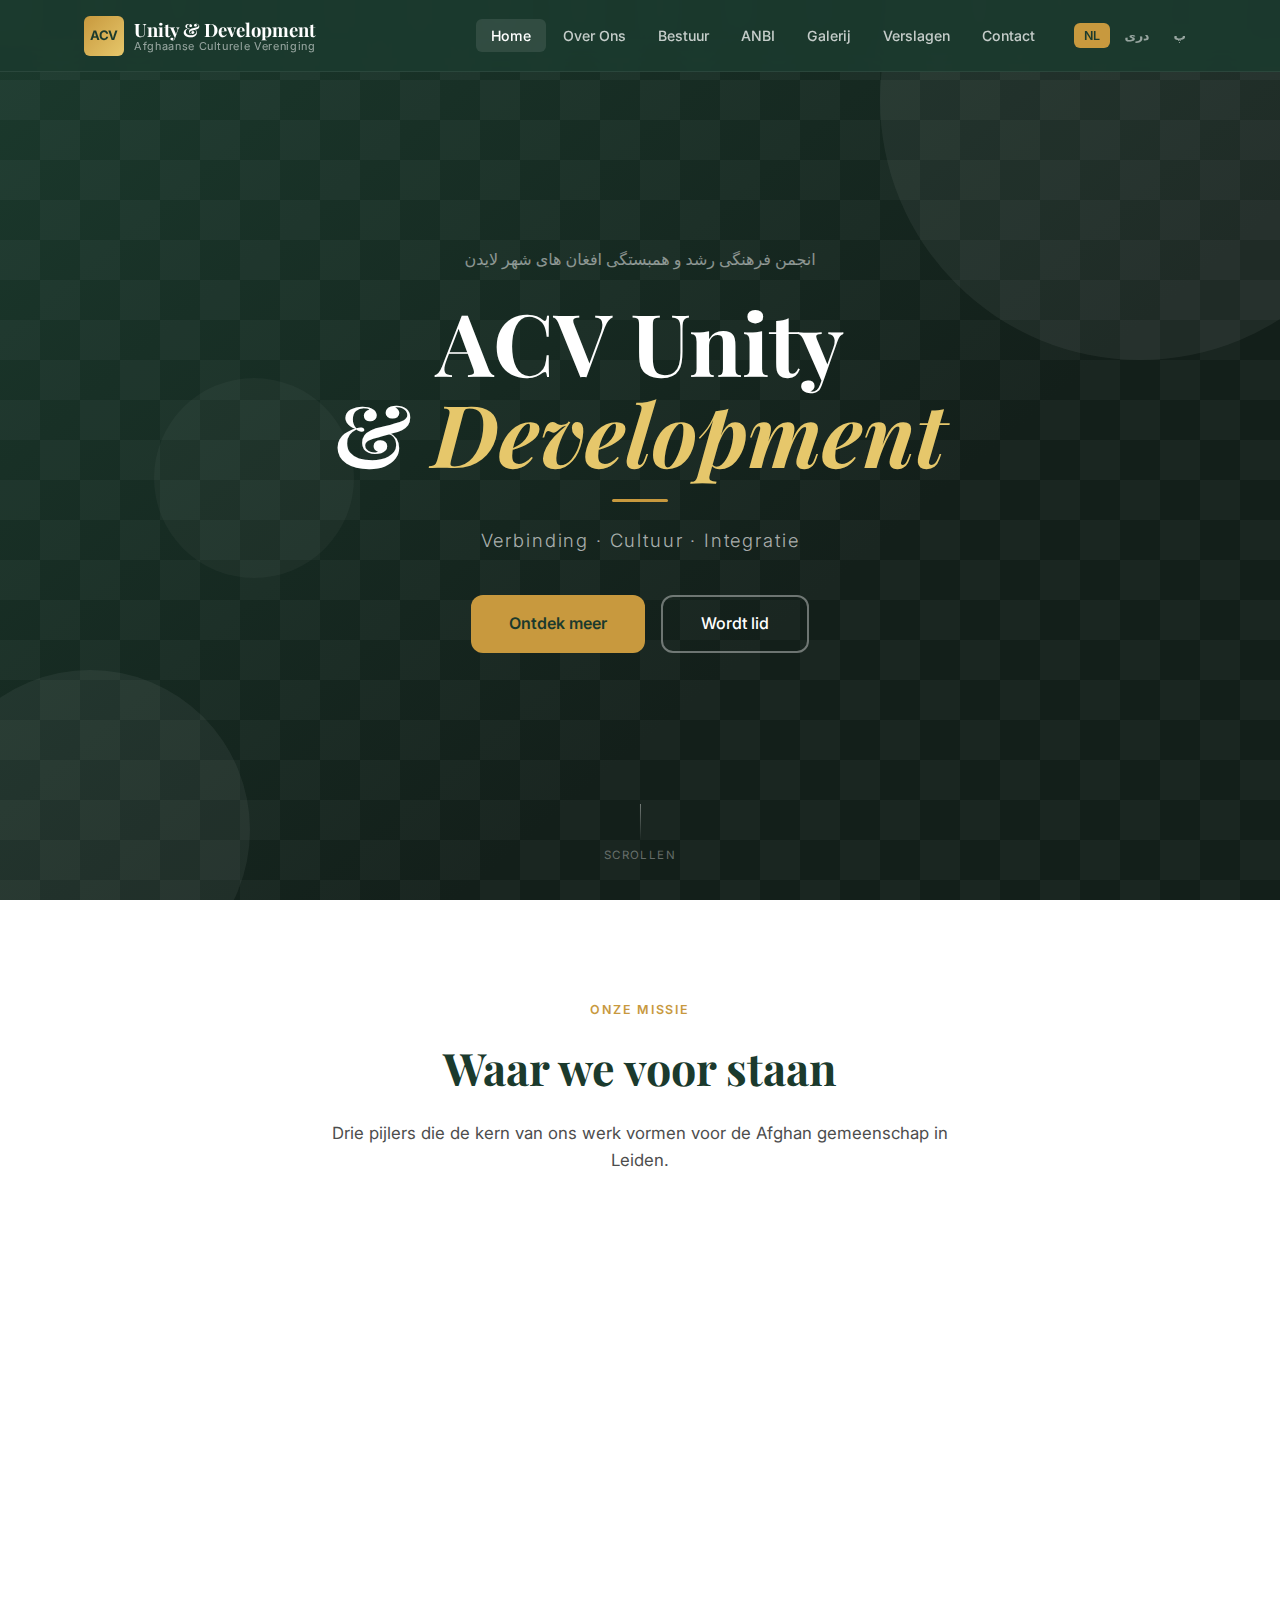
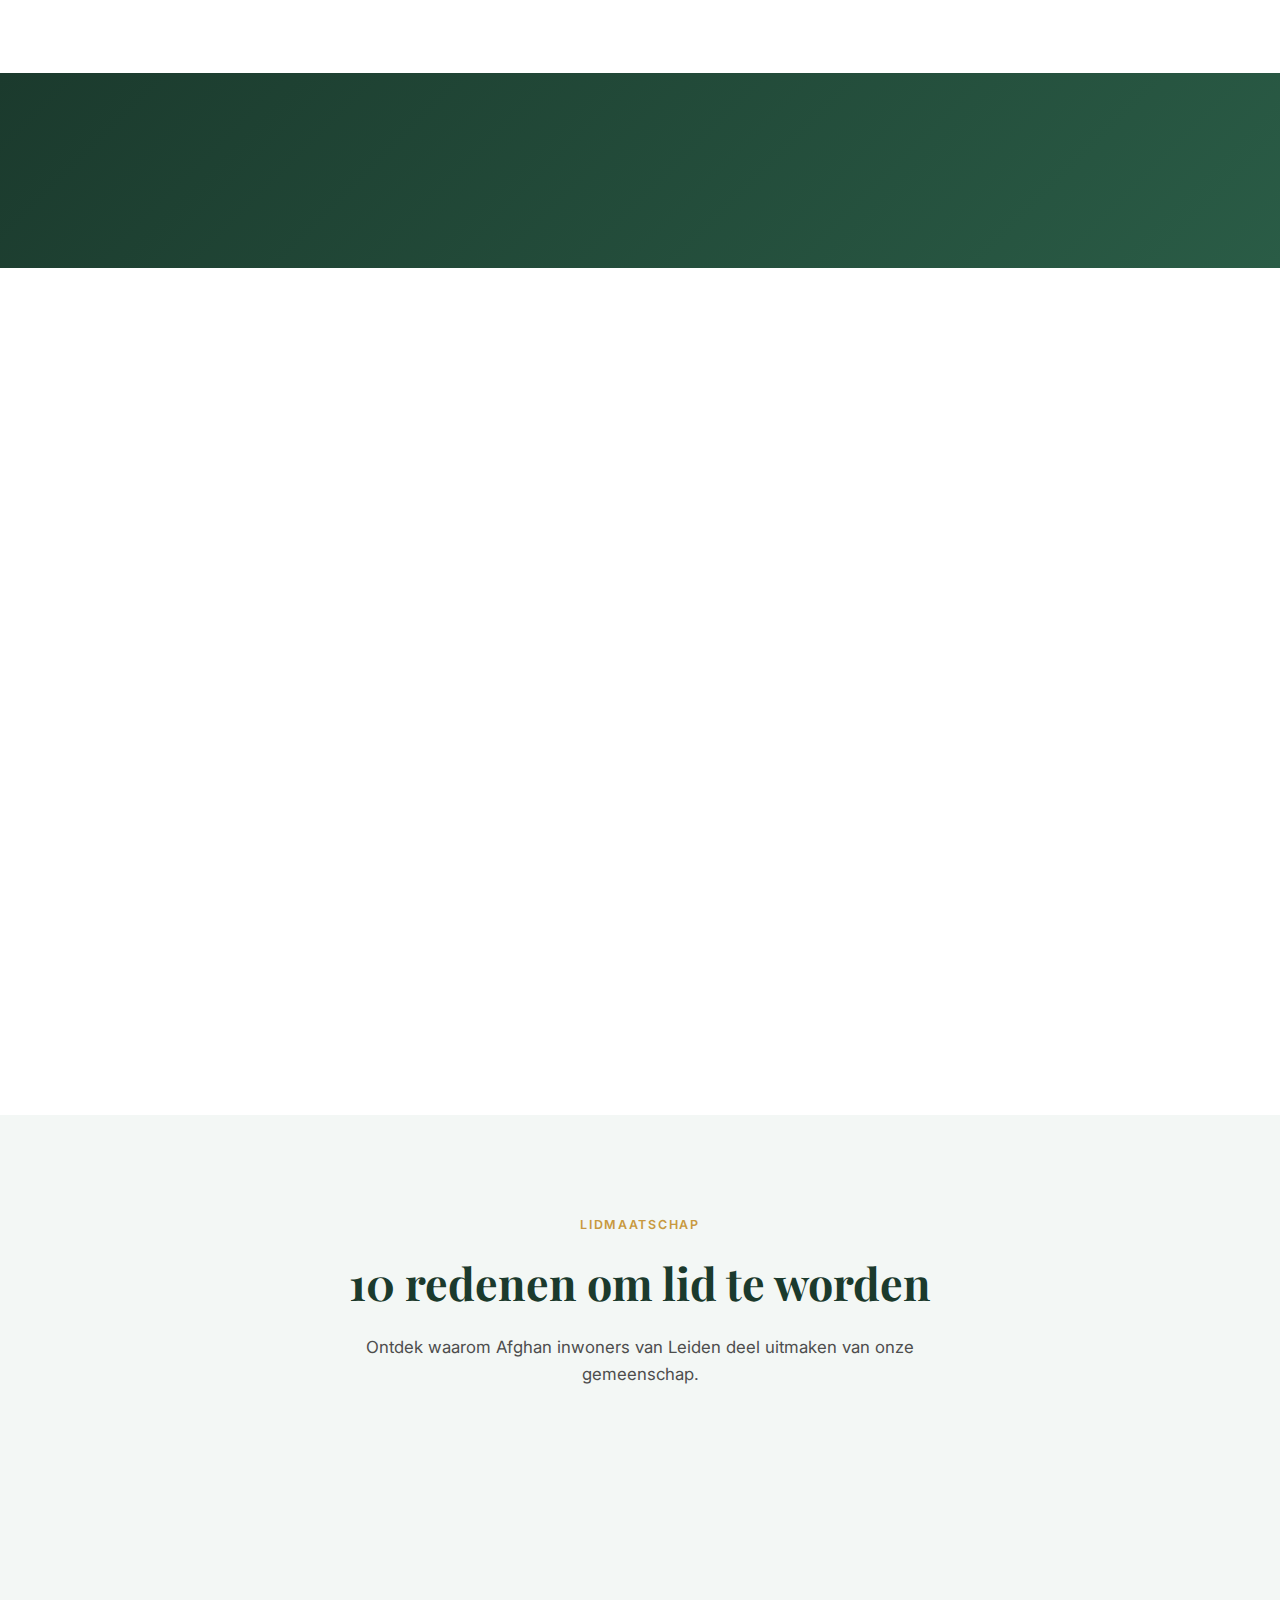
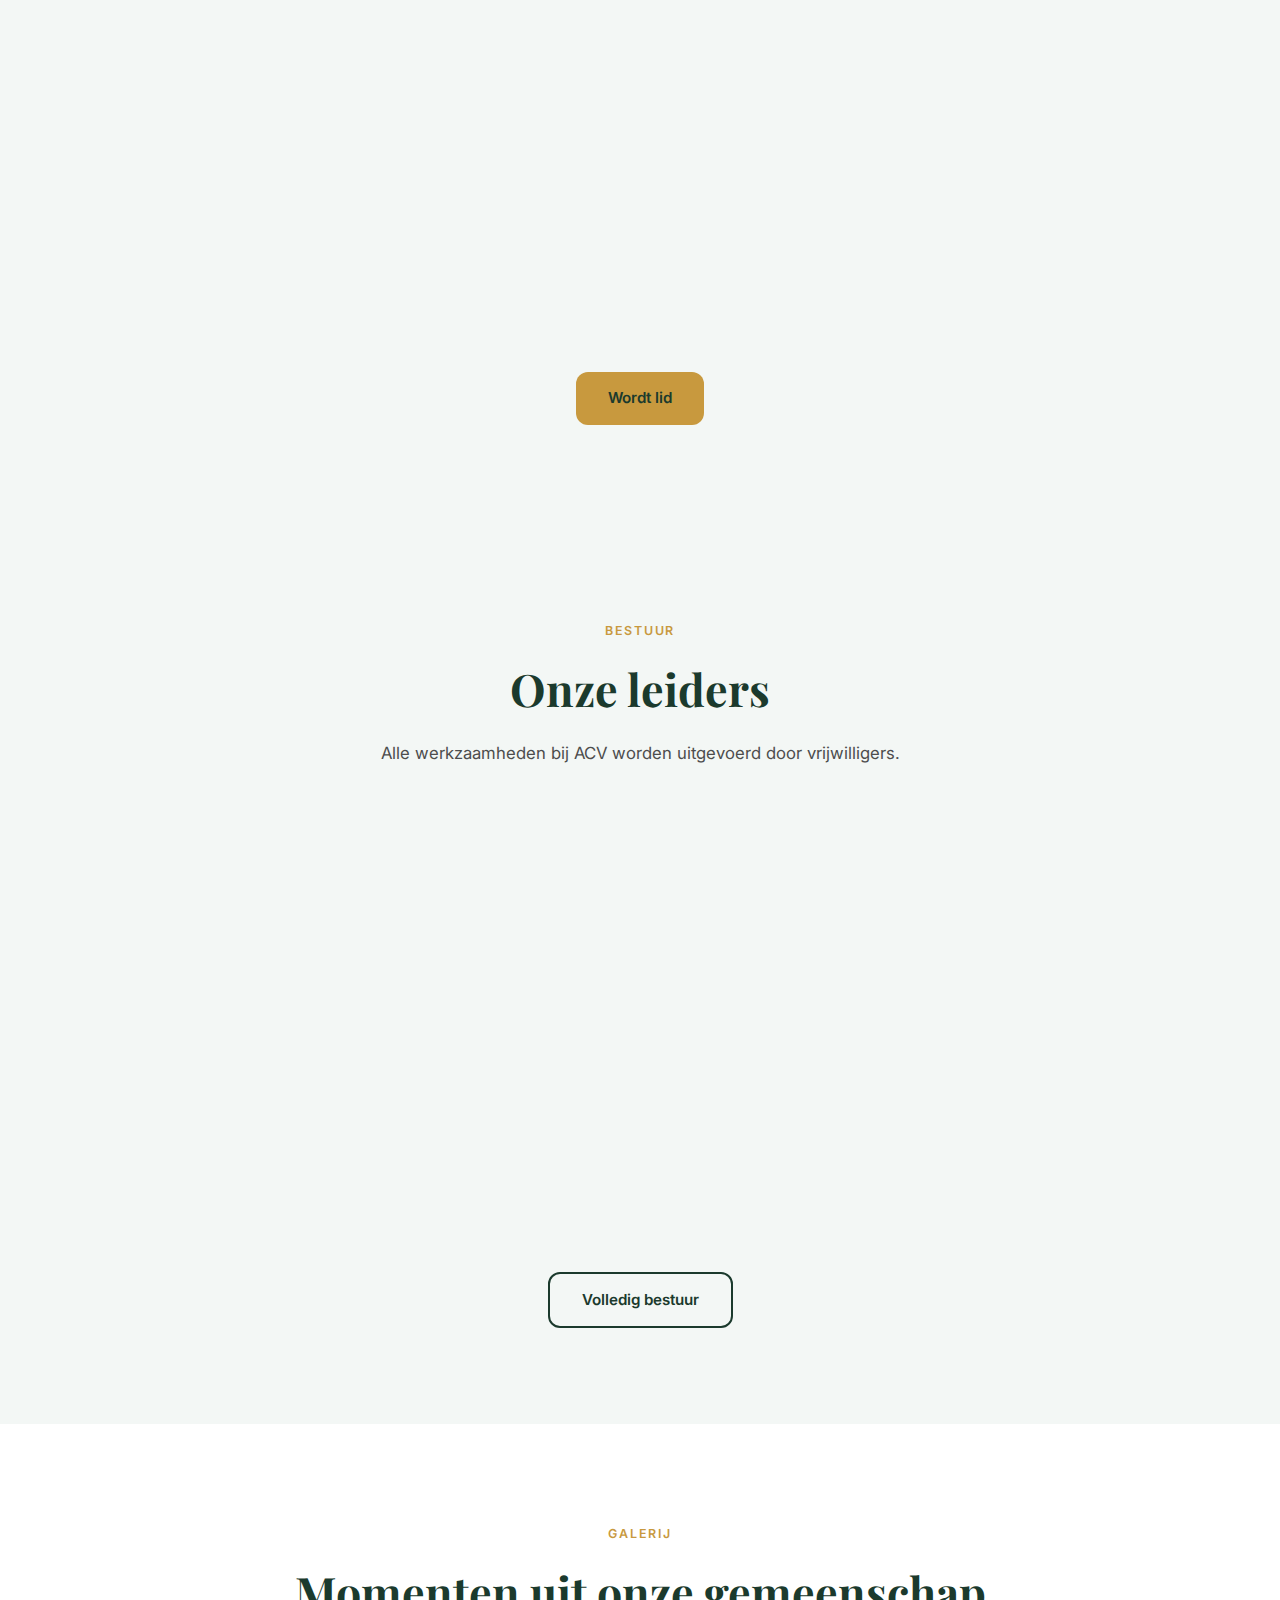
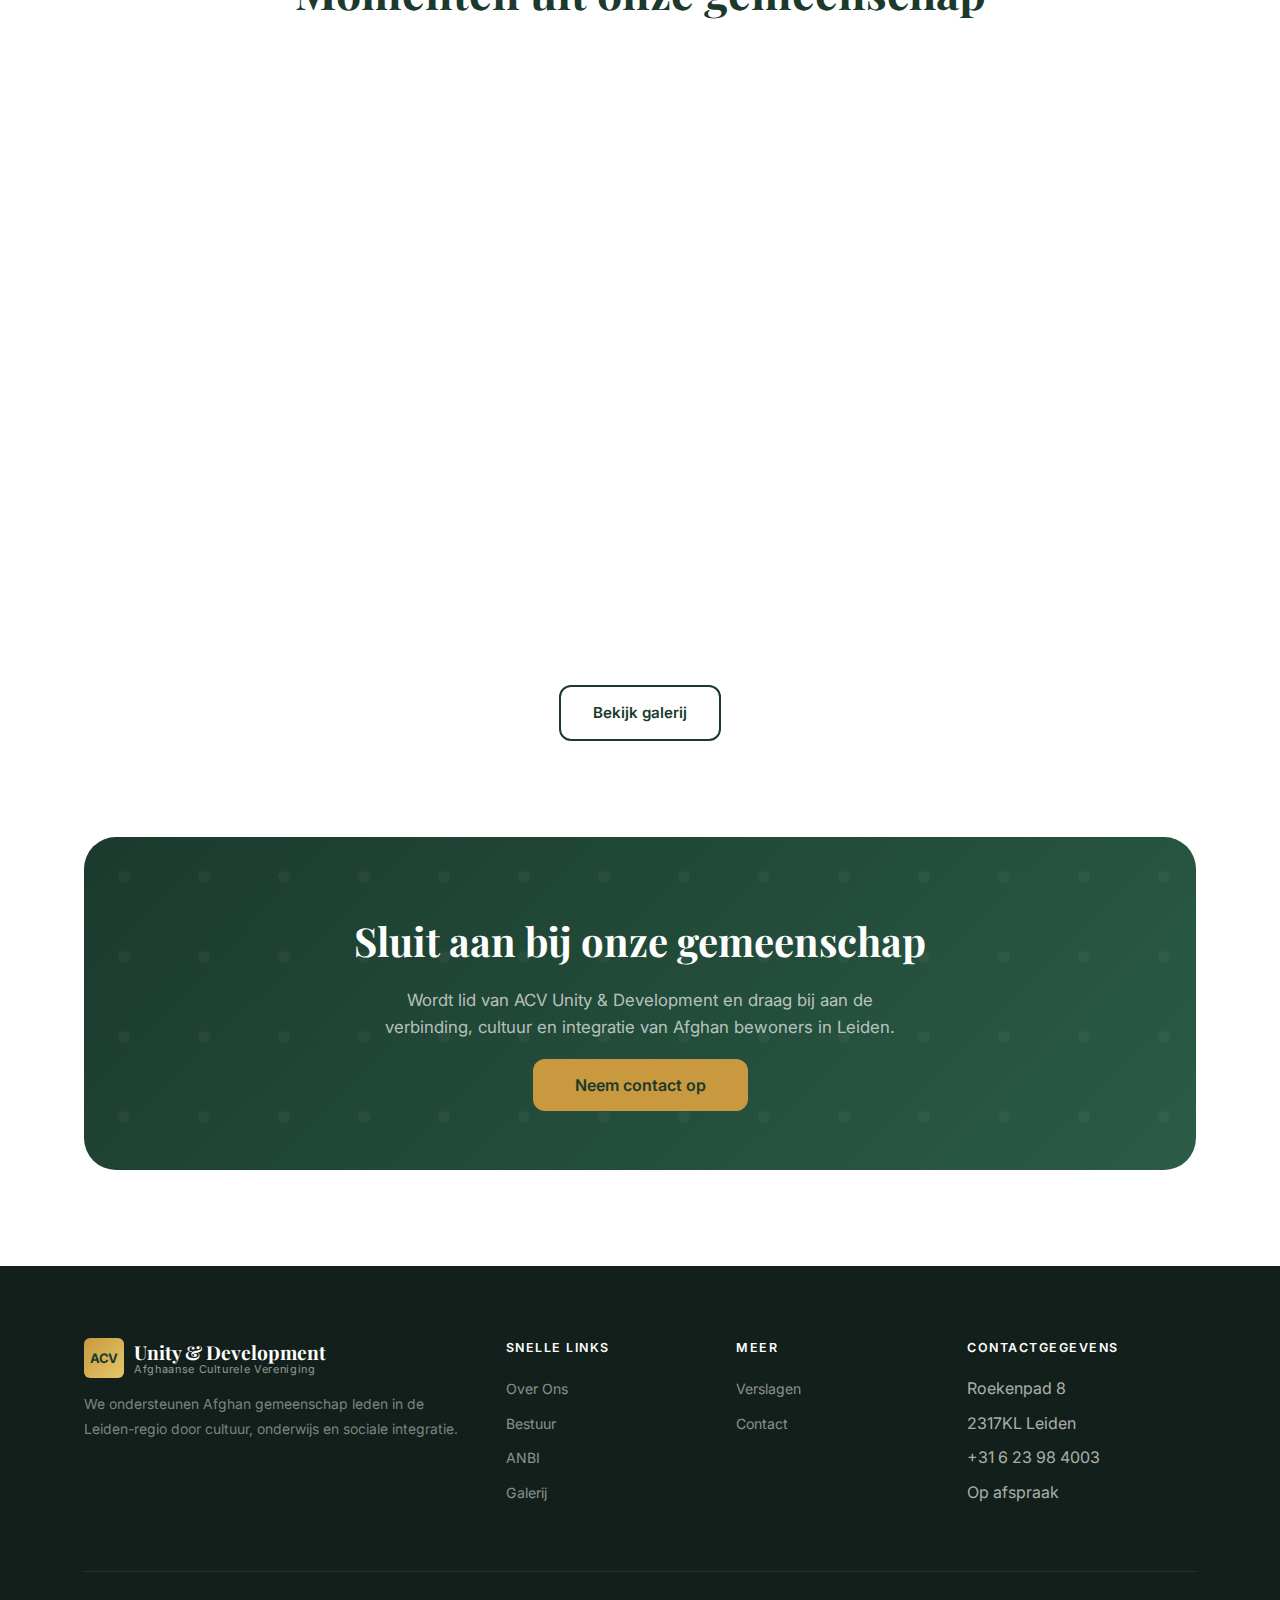
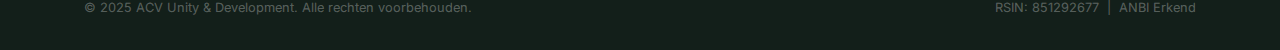
<file: index.html>
<!DOCTYPE html>
<html lang="nl" dir="ltr">
<head>
  <meta charset="UTF-8">
  <meta name="viewport" content="width=device-width, initial-scale=1.0">
  <meta name="description" content="ACV Unity &amp; Development – Afghaanse Culturele Vereniging in Leiden. Ondersteuning voor de Afghan gemeenschap door cultuur, onderwijs en sociale integratie sinds 2012.">
  <title>ACV Unity &amp; Development | Afghaanse Culturele Vereniging Leiden</title>
  <link rel="preconnect" href="https://fonts.googleapis.com">
  <link rel="preconnect" href="https://fonts.gstatic.com" crossorigin>
  <link href="https://fonts.googleapis.com/css2?family=Inter:wght@300;400;500;600;700&family=Playfair+Display:ital,wght@0,600;0,700;1,600&display=swap" rel="stylesheet">
  <link rel="stylesheet" href="css/style.css">
</head>
<body>

<!-- ═══ NAVBAR ═══ -->
<nav class="navbar" id="navbar">
  <div class="nav-inner">
    <a href="index.html" class="logo">
      <div class="logo-icon">ACV</div>
      <div class="logo-text">Unity &amp; Development<span>Afghaanse Culturele Vereniging</span></div>
    </a>
    <button class="nav-toggle" id="navToggle" aria-label="Open navigatie">
      <span></span><span></span><span></span>
    </button>
    <div class="nav-menu" id="navMenu">
      <ul class="nav-links">
        <li><a href="index.html" class="active">Home</a></li>
        <li><a href="over.html">Over Ons</a></li>
        <li><a href="bestuur.html">Bestuur</a></li>
        <li><a href="anbi.html">ANBI</a></li>
        <li><a href="galerij.html">Galerij</a></li>
        <li><a href="verslagen.html">Verslagen</a></li>
        <li><a href="contact.html">Contact</a></li>
      </ul>
      <div class="lang-switcher">
        <button class="lang-btn active" title="Nederlands">NL</button>
        <button class="lang-btn" title="Dari">دری</button>
        <button class="lang-btn" title="Pashto">پ</button>
      </div>
    </div>
  </div>
</nav>

<!-- ═══ HERO ═══ -->
<section class="hero">
  <div class="hero-bg"></div>
  <div class="hero-deco hero-deco-1"></div>
  <div class="hero-deco hero-deco-2"></div>
  <div class="hero-deco hero-deco-3"></div>
  <div class="hero-content">
    <p class="hero-arabic">انجمن فرهنگی رشد و همبستگی افغان های شهر لایدن</p>
    <h1 class="hero-title">ACV Unity<br>&amp; <em>Development</em></h1>
    <div class="hero-divider"></div>
    <p class="hero-sub">Verbinding &middot; Cultuur &middot; Integratie</p>
    <div class="hero-actions">
      <a href="over.html" class="btn-hero-primary">Ontdek meer</a>
      <a href="#lid" class="btn-hero-outline">Wordt lid</a>
    </div>
  </div>
  <div class="hero-scroll">
    <div class="hero-scroll-line"></div>
    <span>Scrollen</span>
  </div>
</section>

<!-- ═══ PILLARS ═══ -->
<section class="section">
  <div class="container">
    <div class="section-header">
      <span class="section-label">Onze missie</span>
      <h2 class="section-title">Waar we voor staan</h2>
      <p class="section-subtitle">Drie pijlers die de kern van ons werk vormen voor de Afghan gemeenschap in Leiden.</p>
    </div>
    <div class="pillars-grid">
      <!-- Cultuur -->
      <div class="pillar-card animate-on-scroll">
        <div class="pillar-icon">
          <svg viewBox="0 0 24 24" fill="none" stroke="var(--clr-primary-lt)" stroke-width="2" stroke-linecap="round" stroke-linejoin="round">
            <path d="M12 2L2 7l10 5 10-5-10-5z"/><path d="M2 17l10 5 10-5"/><path d="M2 12l10 5 10-5"/>
          </svg>
        </div>
        <h3>Cultuur</h3>
        <p>We bewaren en vieren Afghan tradities door culturele evenementen, ontmoetingsruimtes en de viering van belangrijke feestdagen.</p>
      </div>
      <!-- Onderwijs -->
      <div class="pillar-card animate-on-scroll" style="transition-delay:.12s">
        <div class="pillar-icon">
          <svg viewBox="0 0 24 24" fill="none" stroke="var(--clr-primary-lt)" stroke-width="2" stroke-linecap="round" stroke-linejoin="round">
            <path d="M2 3h6a4 4 0 0 1 4 4v14a3 3 0 0 0-3-1H2z"/><path d="M22 3h-6a4 4 0 0 0-4 4v14a3 3 0 0 1 3-1h7z"/>
          </svg>
        </div>
        <h3>Onderwijs</h3>
        <p>Taalcursussen in Dari en Pashto, Nederlandse taalbegeleiding en culturele educatie voor de jeugd van onze gemeenschap.</p>
      </div>
      <!-- Integratie -->
      <div class="pillar-card animate-on-scroll" style="transition-delay:.24s">
        <div class="pillar-icon">
          <svg viewBox="0 0 24 24" fill="none" stroke="var(--clr-primary-lt)" stroke-width="2" stroke-linecap="round" stroke-linejoin="round">
            <path d="M17 21v-2a4 4 0 0 0-4-4H5a4 4 0 0 0-4 4v2"/><circle cx="9" cy="7" r="4"/><path d="M23 21v-2a4 4 0 0 0-3-3.87"/><path d="M16 3.13a4 4 0 0 1 0 7.75"/>
          </svg>
        </div>
        <h3>Sociale Integratie</h3>
        <p>We helpen Afghan bewoners actief te participeren in de Nederlandse samenleving en te groeien tot zelfverzekerde burgers.</p>
      </div>
    </div>
  </div>
</section>

<!-- ═══ STATS ═══ -->
<section class="stats-bar">
  <div class="container">
    <div class="stats-grid">
      <div class="stat animate-on-scroll">
        <span class="stat-number" data-target="12" data-suffix="+">12+</span>
        <span class="stat-label">Jaar actief</span>
      </div>
      <div class="stat animate-on-scroll" style="transition-delay:.1s">
        <span class="stat-number">100%</span>
        <span class="stat-label">Vrijwilligers</span>
      </div>
      <div class="stat animate-on-scroll" style="transition-delay:.2s">
        <span class="stat-number" data-target="3" data-suffix="">3</span>
        <span class="stat-label">Talen</span>
      </div>
      <div class="stat animate-on-scroll" style="transition-delay:.3s">
        <span class="stat-number">ANBI</span>
        <span class="stat-label">Erkend</span>
      </div>
    </div>
  </div>
</section>

<!-- ═══ ABOUT PREVIEW ═══ -->
<section class="section">
  <div class="container">
    <div class="about-grid">
      <div class="about-text animate-on-scroll">
        <span class="section-label">Over ons</span>
        <h2 class="section-title" style="text-align:left">Een gemeenschap,<br>samen opbouwen</h2>
        <p>De Afghaanse Culturele Vereniging Unity &amp; Development is opgericht in 2012 om de Afghan gemeenschap in Leiden te ondersteunen. We zijn een ANBI-erkende vereniging die volledig draait op vrijwilligers.</p>
        <p>Onze organisatie richt zich op het verbinden van Afghan bewoners ongeacht hun etnische achtergrond, taal of herkomst – en championneren wij gezamenlijk belang en rechten.</p>
        <a href="over.html" class="btn btn-outline">Meer lezen</a>
      </div>
      <div class="about-visual animate-on-scroll" style="transition-delay:.15s">
        <div class="about-img-wrap">
          <svg viewBox="0 0 24 24" fill="none" stroke="rgba(255,255,255,.35)" stroke-width="1">
            <rect x="3" y="3" width="18" height="18" rx="2"/><circle cx="8.5" cy="8.5" r="1.5"/><polyline points="21 15 16 10 5 21"/>
          </svg>
        </div>
        <div class="about-badge">
          <span class="about-badge-year">2012</span>
          <span class="about-badge-text">Opgericht</span>
        </div>
      </div>
    </div>
  </div>
</section>

<!-- ═══ 10 REASONS ═══ -->
<section class="section reasons-section" id="lid">
  <div class="container">
    <div class="section-header">
      <span class="section-label">Lidmaatschap</span>
      <h2 class="section-title">10 redenen om lid te worden</h2>
      <p class="section-subtitle">Ontdek waarom Afghan inwoners van Leiden deel uitmaken van onze gemeenschap.</p>
    </div>
    <div class="reasons-grid">
      <div class="reason-item animate-on-scroll"><div class="reason-header"><div class="reason-num">1</div><span class="reason-text">U zich nuttig kunt maken in de maatschappij</span></div></div>
      <div class="reason-item animate-on-scroll" style="transition-delay:.06s"><div class="reason-header"><div class="reason-num">2</div><span class="reason-text">Er een ontmoetingsruimte beschikbaar is</span></div></div>
      <div class="reason-item animate-on-scroll" style="transition-delay:.12s"><div class="reason-header"><div class="reason-num">3</div><span class="reason-text">Er voor rouwdienst ruimte beschikbaar is</span></div></div>
      <div class="reason-item animate-on-scroll" style="transition-delay:.18s"><div class="reason-header"><div class="reason-num">4</div><span class="reason-text">Uw kinderen onderwijs in Nederlandse taal en wiskunde genieten</span></div></div>
      <div class="reason-item animate-on-scroll" style="transition-delay:.24s"><div class="reason-header"><div class="reason-num">5</div><span class="reason-text">Uw kinderen van hun moedertaal kunnen genieten</span></div></div>
      <div class="reason-item animate-on-scroll" style="transition-delay:.30s"><div class="reason-header"><div class="reason-num">6</div><span class="reason-text">Uw kinderen bekend raken met de topografie en geschiedenis van Afghanistan</span></div></div>
      <div class="reason-item animate-on-scroll" style="transition-delay:.36s"><div class="reason-header"><div class="reason-num">7</div><span class="reason-text">U een gezonde ontmoetingsruimte kunt hebben</span></div></div>
      <div class="reason-item animate-on-scroll" style="transition-delay:.42s"><div class="reason-header"><div class="reason-num">8</div><span class="reason-text">U kunt bijdragen aan de samenleving door eenheid en ontwikkeling</span></div></div>
      <div class="reason-item animate-on-scroll" style="transition-delay:.48s"><div class="reason-header"><div class="reason-num">9</div><span class="reason-text">U zelfverzekerde en trots kinderen kunt voortbrengen in de maatschappij</span></div></div>
      <div class="reason-item animate-on-scroll" style="transition-delay:.54s"><div class="reason-header"><div class="reason-num">10</div><span class="reason-text">U kunt zichzelf zijn en meedoen aan emancipatie en participatie</span></div></div>
    </div>
    <div style="text-align:center;margin-top:48px">
      <a href="contact.html" class="btn btn-primary">Wordt lid</a>
    </div>
  </div>
</section>

<!-- ═══ BOARD PREVIEW ═══ -->
<section class="section" style="background:var(--clr-bg-alt)">
  <div class="container">
    <div class="section-header">
      <span class="section-label">Bestuur</span>
      <h2 class="section-title">Onze leiders</h2>
      <p class="section-subtitle">Alle werkzaamheden bij ACV worden uitgevoerd door vrijwilligers.</p>
    </div>
    <div class="board-grid">
      <div class="board-card animate-on-scroll">
        <div class="board-photo"><div class="board-avatar"><svg viewBox="0 0 24 24"><path d="M20 21v-2a4 4 0 0 0-4-4H8a4 4 0 0 0-4 4v2"/><circle cx="12" cy="8" r="4"/></svg></div></div>
        <div class="board-info"><h3>Masoud Niazi</h3><span class="board-role">Voorzitter</span></div>
      </div>
      <div class="board-card animate-on-scroll" style="transition-delay:.12s">
        <div class="board-photo"><div class="board-avatar"><svg viewBox="0 0 24 24"><path d="M20 21v-2a4 4 0 0 0-4-4H8a4 4 0 0 0-4 4v2"/><circle cx="12" cy="8" r="4"/></svg></div></div>
        <div class="board-info"><h3>Sher Majdod</h3><span class="board-role">Penningmeester</span></div>
      </div>
      <div class="board-card animate-on-scroll" style="transition-delay:.24s">
        <div class="board-photo"><div class="board-avatar"><svg viewBox="0 0 24 24"><path d="M20 21v-2a4 4 0 0 0-4-4H8a4 4 0 0 0-4 4v2"/><circle cx="12" cy="8" r="4"/></svg></div></div>
        <div class="board-info"><h3>Ahmadneda Ghafooryan</h3><span class="board-role">Secretaris</span></div>
      </div>
    </div>
    <div style="text-align:center;margin-top:44px">
      <a href="bestuur.html" class="btn btn-outline">Volledig bestuur</a>
    </div>
  </div>
</section>

<!-- ═══ GALLERY PREVIEW ═══ -->
<section class="section">
  <div class="container">
    <div class="section-header">
      <span class="section-label">Galerij</span>
      <h2 class="section-title">Momenten uit onze gemeenschap</h2>
    </div>
    <div class="gallery-grid">
      <div class="gallery-item animate-on-scroll"><div class="gallery-placeholder" style="background:linear-gradient(145deg,#d97706,#f59e0b)"></div><div class="gallery-overlay"><span class="gallery-label">Eid al-Fitr 2023</span></div></div>
      <div class="gallery-item animate-on-scroll" style="transition-delay:.08s"><div class="gallery-placeholder" style="background:linear-gradient(145deg,#16a34a,#4ade80)"></div><div class="gallery-overlay"><span class="gallery-label">World Cleanup Day</span></div></div>
      <div class="gallery-item animate-on-scroll" style="transition-delay:.16s"><div class="gallery-placeholder" style="background:linear-gradient(145deg,#2563eb,#60a5fa)"></div><div class="gallery-overlay"><span class="gallery-label">Volleybal Toernooi</span></div></div>
      <div class="gallery-item animate-on-scroll" style="transition-delay:.24s"><div class="gallery-placeholder" style="background:linear-gradient(145deg,#7c3aed,#a78bfa)"></div><div class="gallery-overlay"><span class="gallery-label">Jongeren Programma</span></div></div>
      <div class="gallery-item animate-on-scroll" style="transition-delay:.32s"><div class="gallery-placeholder" style="background:linear-gradient(145deg,#dc2626,#fb7185)"></div><div class="gallery-overlay"><span class="gallery-label">Nowruz Viering</span></div></div>
      <div class="gallery-item animate-on-scroll" style="transition-delay:.40s"><div class="gallery-placeholder" style="background:linear-gradient(145deg,#0891b2,#67e8f9)"></div><div class="gallery-overlay"><span class="gallery-label">Nederlandse Taalles</span></div></div>
      <div class="gallery-item animate-on-scroll" style="transition-delay:.48s"><div class="gallery-placeholder" style="background:linear-gradient(145deg,#4f46e5,#818cf8)"></div><div class="gallery-overlay"><span class="gallery-label">Gemeenschap Avond</span></div></div>
      <div class="gallery-item animate-on-scroll" style="transition-delay:.56s"><div class="gallery-placeholder" style="background:linear-gradient(145deg,#059669,#34d399)"></div><div class="gallery-overlay"><span class="gallery-label">Vrijwilliger Dag</span></div></div>
    </div>
    <div style="text-align:center;margin-top:44px">
      <a href="galerij.html" class="btn btn-outline">Bekijk galerij</a>
    </div>
  </div>
</section>

<!-- ═══ CTA BANNER ═══ -->
<div class="cta-wrap">
  <div class="container">
    <div class="cta-banner">
      <h2>Sluit aan bij onze gemeenschap</h2>
      <p>Wordt lid van ACV Unity &amp; Development en draag bij aan de verbinding, cultuur en integratie van Afghan bewoners in Leiden.</p>
      <a href="contact.html" class="btn-cta">Neem contact op</a>
    </div>
  </div>
</div>

<!-- ═══ FOOTER ═══ -->
<footer class="footer">
  <div class="container">
    <div class="footer-grid">
      <div class="footer-brand">
        <div class="logo">
          <div class="logo-icon">ACV</div>
          <div class="logo-text">Unity &amp; Development<span>Afghaanse Culturele Vereniging</span></div>
        </div>
        <p>We ondersteunen Afghan gemeenschap leden in de Leiden-regio door cultuur, onderwijs en sociale integratie.</p>
      </div>
      <div>
        <h4>Snelle links</h4>
        <ul>
          <li><a href="over.html">Over Ons</a></li>
          <li><a href="bestuur.html">Bestuur</a></li>
          <li><a href="anbi.html">ANBI</a></li>
          <li><a href="galerij.html">Galerij</a></li>
        </ul>
      </div>
      <div>
        <h4>Meer</h4>
        <ul>
          <li><a href="verslagen.html">Verslagen</a></li>
          <li><a href="contact.html">Contact</a></li>
        </ul>
      </div>
      <div>
        <h4>Contactgegevens</h4>
        <ul>
          <li>Roekenpad 8</li>
          <li>2317KL Leiden</li>
          <li>+31 6 23 98 4003</li>
          <li>Op afspraak</li>
        </ul>
      </div>
    </div>
    <div class="footer-bottom">
      <span>&copy; 2025 ACV Unity &amp; Development. Alle rechten voorbehouden.</span>
      <span>RSIN: 851292677 &nbsp;|&nbsp; ANBI Erkend</span>
    </div>
  </div>
</footer>

<script src="js/main.js"></script>
</body>
</html>
</file>
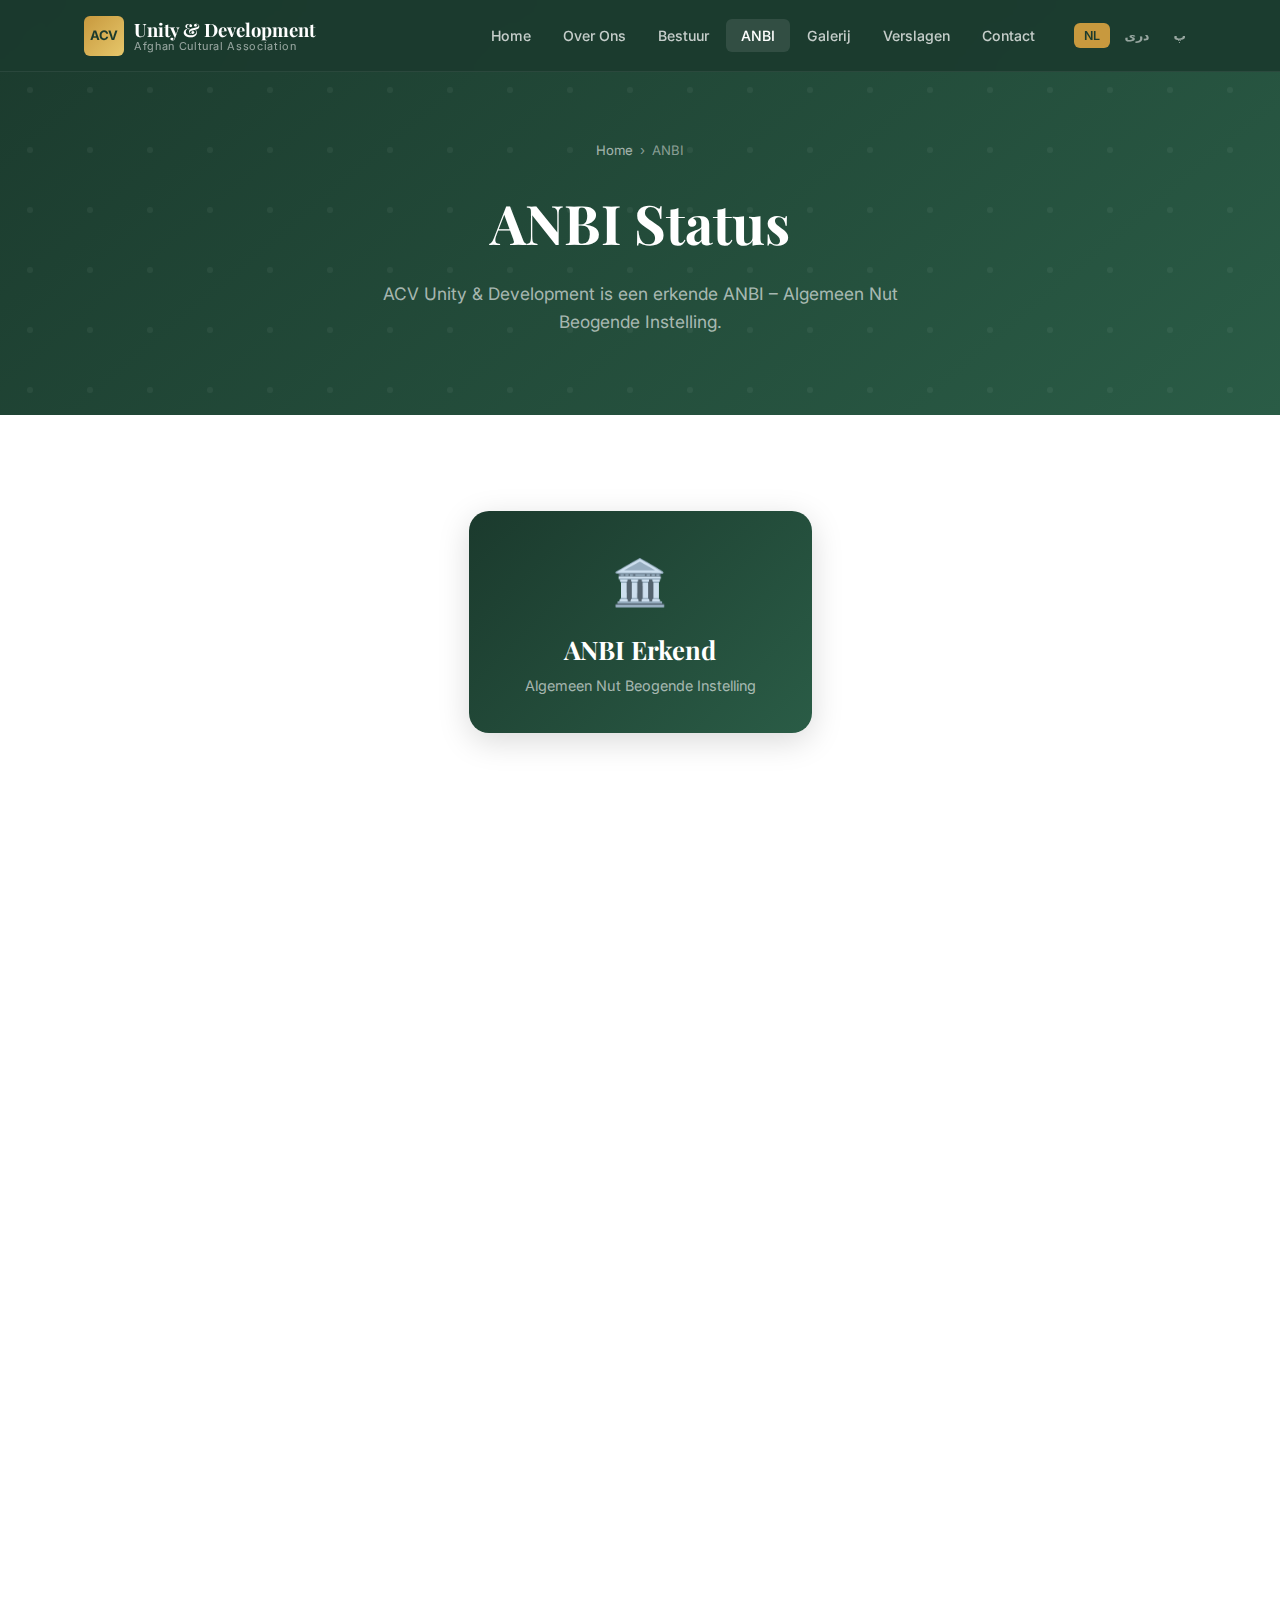
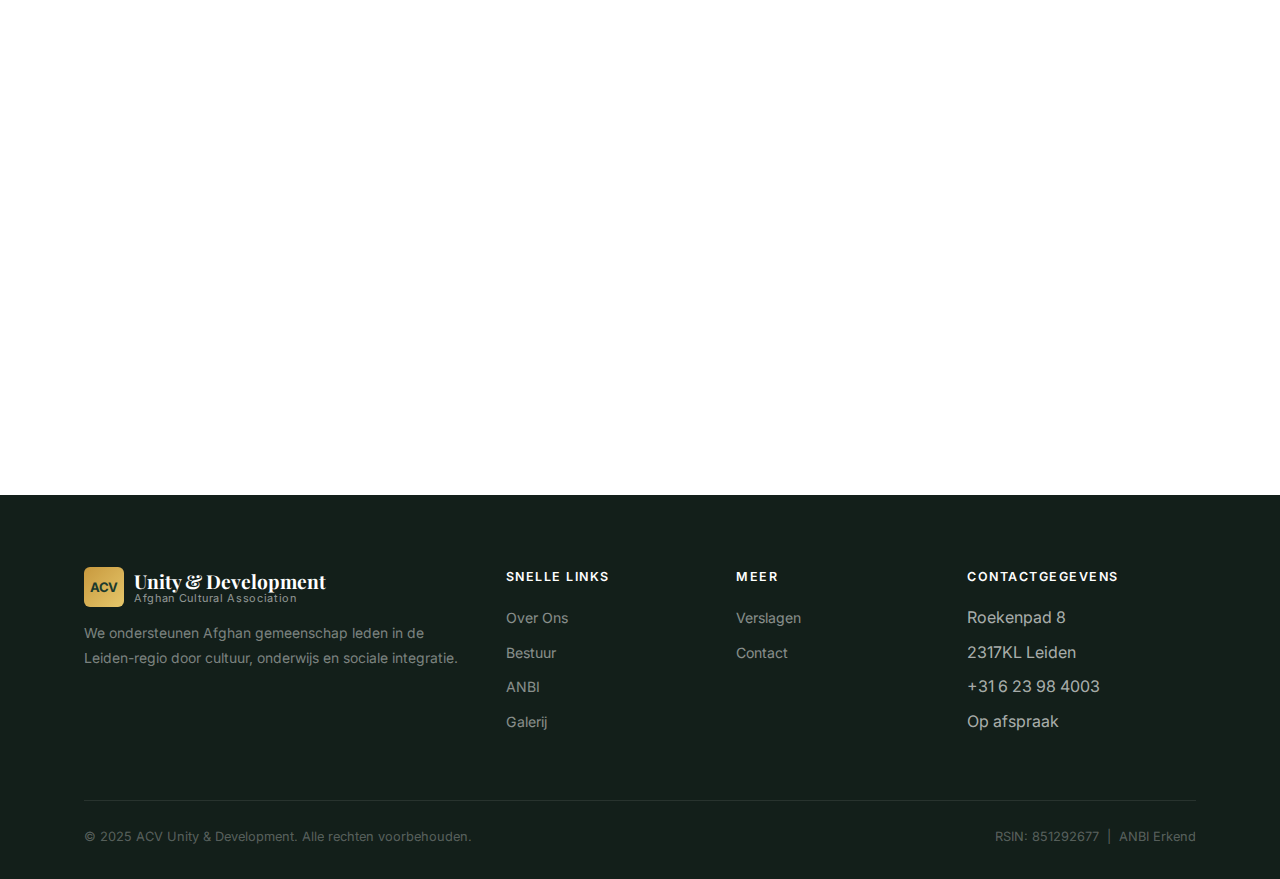
<file: anbi.html>
<!DOCTYPE html>
<html lang="nl" dir="ltr">
<head>
  <meta charset="UTF-8">
  <meta name="viewport" content="width=device-width, initial-scale=1.0">
  <meta name="description" content="ANBI-status van ACV Unity &amp; Development – registratiegegevens, transparantie en documentatie.">
  <title>ANBI | ACV Unity &amp; Development</title>
  <link rel="preconnect" href="https://fonts.googleapis.com">
  <link rel="preconnect" href="https://fonts.gstatic.com" crossorigin>
  <link href="https://fonts.googleapis.com/css2?family=Inter:wght@300;400;500;600;700&family=Playfair+Display:ital,wght@0,600;0,700;1,600&display=swap" rel="stylesheet">
  <link rel="stylesheet" href="css/style.css">
</head>
<body>

<!-- NAVBAR -->
<nav class="navbar" id="navbar">
  <div class="nav-inner">
    <a href="index.html" class="logo"><div class="logo-icon">ACV</div><div class="logo-text">Unity &amp; Development<span>Afghan Cultural Association</span></div></a>
    <button class="nav-toggle" id="navToggle" aria-label="Open navigatie"><span></span><span></span><span></span></button>
    <div class="nav-menu" id="navMenu">
      <ul class="nav-links">
        <li><a href="index.html">Home</a></li><li><a href="over.html">Over Ons</a></li><li><a href="bestuur.html">Bestuur</a></li><li><a href="anbi.html" class="active">ANBI</a></li><li><a href="galerij.html">Galerij</a></li><li><a href="verslagen.html">Verslagen</a></li><li><a href="contact.html">Contact</a></li>
      </ul>
      <div class="lang-switcher"><button class="lang-btn active" title="Nederlands">NL</button><button class="lang-btn" title="Dari">دری</button><button class="lang-btn" title="Pashto">پ</button></div>
    </div>
  </div>
</nav>

<!-- PAGE HERO -->
<section class="page-hero">
  <div class="container">
    <p class="breadcrumb"><a href="index.html">Home</a><span class="sep">›</span>ANBI</p>
    <h1>ANBI Status</h1>
    <p>ACV Unity &amp; Development is een erkende ANBI – Algemeen Nut Beogende Instelling.</p>
  </div>
</section>

<!-- ANBI BADGE -->
<section class="section">
  <div class="container" style="max-width:840px">
    <div class="anbi-badge-wrap">
      <div class="anbi-badge animate-on-scroll">
        <div class="anbi-icon">🏛️</div>
        <h3>ANBI Erkend</h3>
        <p>Algemeen Nut Beogende Instelling</p>
      </div>
    </div>

    <!-- INFO TABLE -->
    <div class="animate-on-scroll" style="transition-delay:.1s">
      <h2 class="section-title" style="text-align:center;margin-bottom:32px">Organisatiegegevens</h2>
      <table class="anbi-table">
        <tr><td>Organisatienaam</td><td>Afghaanse Culturele Vereniging &ldquo;Unity &amp; Development&rdquo; 2012</td></tr>
        <tr><td>Dari-naam</td><td>انجمن فرهنگی رشد و همبستگی افغان های شهر لایدن</td></tr>
        <tr><td>RSIN</td><td><strong>851292677</strong></td></tr>
        <tr><td>Type</td><td>Vereniging (ANBI-erkend)</td></tr>
        <tr><td>Vestiging</td><td>Roekenpad 8, 2317KL Leiden, Nederland</td></tr>
        <tr><td>Telefoonnummer</td><td>+31 6 23 98 4003</td></tr>
        <tr><td>Website</td><td><a href="https://acv-unity.com" style="color:var(--clr-primary-lt)" target="_blank" rel="noopener">acv-unity.com</a></td></tr>
        <tr><td>Voorzitter</td><td>Masoud Niazi</td></tr>
        <tr><td>Penningmeester</td><td>Sher Majdod</td></tr>
        <tr><td>Secretaris</td><td>Ahmadneda Ghafooryan</td></tr>
      </table>
    </div>

    <!-- WHAT IS ANBI -->
    <div class="animate-on-scroll" style="margin-top:56px;transition-delay:.15s">
      <h3 style="font-family:var(--font-serif);color:var(--clr-primary);margin-bottom:12px;font-size:1.4rem">Wat is een ANBI?</h3>
      <p style="color:var(--clr-text-mid);font-size:.96rem;line-height:1.85;margin-bottom:16px">
        Een ANBI is een organisatie die volledig of nagenoeg volledig werkt voor het algemene nut. De Nederlandse overheid kent deze status toe aan organisaties die voldoen aan strenge vereisten voor transparantie, financieel beheer en maatschappelijke bijdrage.
      </p>
      <p style="color:var(--clr-text-mid);font-size:.96rem;line-height:1.85">
        Als ANBI zijn wij verplicht om jaarlijks verslag te doen over onze activiteiten en financiën. Dit zorgt voor openheid en vertrouwen. Donaties aan een ANBI zijn in sommige gevallen fiscaal aftrekbaar.
      </p>
    </div>

    <!-- DOCUMENTS -->
    <div class="animate-on-scroll" style="margin-top:56px;transition-delay:.2s">
      <h3 style="font-family:var(--font-serif);color:var(--clr-primary);margin-bottom:20px;font-size:1.4rem">Documenten &amp; Transparantie</h3>
      <div style="display:grid;grid-template-columns:repeat(auto-fit,minmax(220px,1fr));gap:16px">
        <div style="background:var(--clr-bg-alt);border:1px solid var(--clr-border);border-radius:var(--r-md);padding:24px;text-align:center">
          <div style="font-size:2rem;margin-bottom:8px">📋</div>
          <div style="font-weight:600;color:var(--clr-primary);margin-bottom:4px">Beloningsbeleid</div>
          <div style="font-size:.85rem;color:var(--clr-text-lt)">Het beloningsbeleid van de vereniging</div>
        </div>
        <div style="background:var(--clr-bg-alt);border:1px solid var(--clr-border);border-radius:var(--r-md);padding:24px;text-align:center">
          <div style="font-size:2rem;margin-bottom:8px">📊</div>
          <div style="font-weight:600;color:var(--clr-primary);margin-bottom:4px">Jaarverslagen</div>
          <div style="font-size:.85rem;color:var(--clr-text-lt)">Beschikbaar via <a href="verslagen.html" style="color:var(--clr-primary-lt)">Verslagen</a></div>
        </div>
        <div style="background:var(--clr-bg-alt);border:1px solid var(--clr-border);border-radius:var(--r-md);padding:24px;text-align:center">
          <div style="font-size:2rem;margin-bottom:8px">🏢</div>
          <div style="font-weight:600;color:var(--clr-primary);margin-bottom:4px">Bestuursstructuur</div>
          <div style="font-size:.85rem;color:var(--clr-text-lt)">Beschikbaar via <a href="bestuur.html" style="color:var(--clr-primary-lt)">Bestuur</a></div>
        </div>
      </div>
    </div>
  </div>
</section>

<!-- FOOTER -->
<footer class="footer">
  <div class="container">
    <div class="footer-grid">
      <div class="footer-brand"><div class="logo"><div class="logo-icon">ACV</div><div class="logo-text">Unity &amp; Development<span>Afghan Cultural Association</span></div></div><p>We ondersteunen Afghan gemeenschap leden in de Leiden-regio door cultuur, onderwijs en sociale integratie.</p></div>
      <div><h4>Snelle links</h4><ul><li><a href="over.html">Over Ons</a></li><li><a href="bestuur.html">Bestuur</a></li><li><a href="anbi.html">ANBI</a></li><li><a href="galerij.html">Galerij</a></li></ul></div>
      <div><h4>Meer</h4><ul><li><a href="verslagen.html">Verslagen</a></li><li><a href="contact.html">Contact</a></li></ul></div>
      <div><h4>Contactgegevens</h4><ul><li>Roekenpad 8</li><li>2317KL Leiden</li><li>+31 6 23 98 4003</li><li>Op afspraak</li></ul></div>
    </div>
    <div class="footer-bottom"><span>&copy; 2025 ACV Unity &amp; Development. Alle rechten voorbehouden.</span><span>RSIN: 851292677 &nbsp;|&nbsp; ANBI Erkend</span></div>
  </div>
</footer>

<script src="js/main.js"></script>
</body>
</html>
</file>
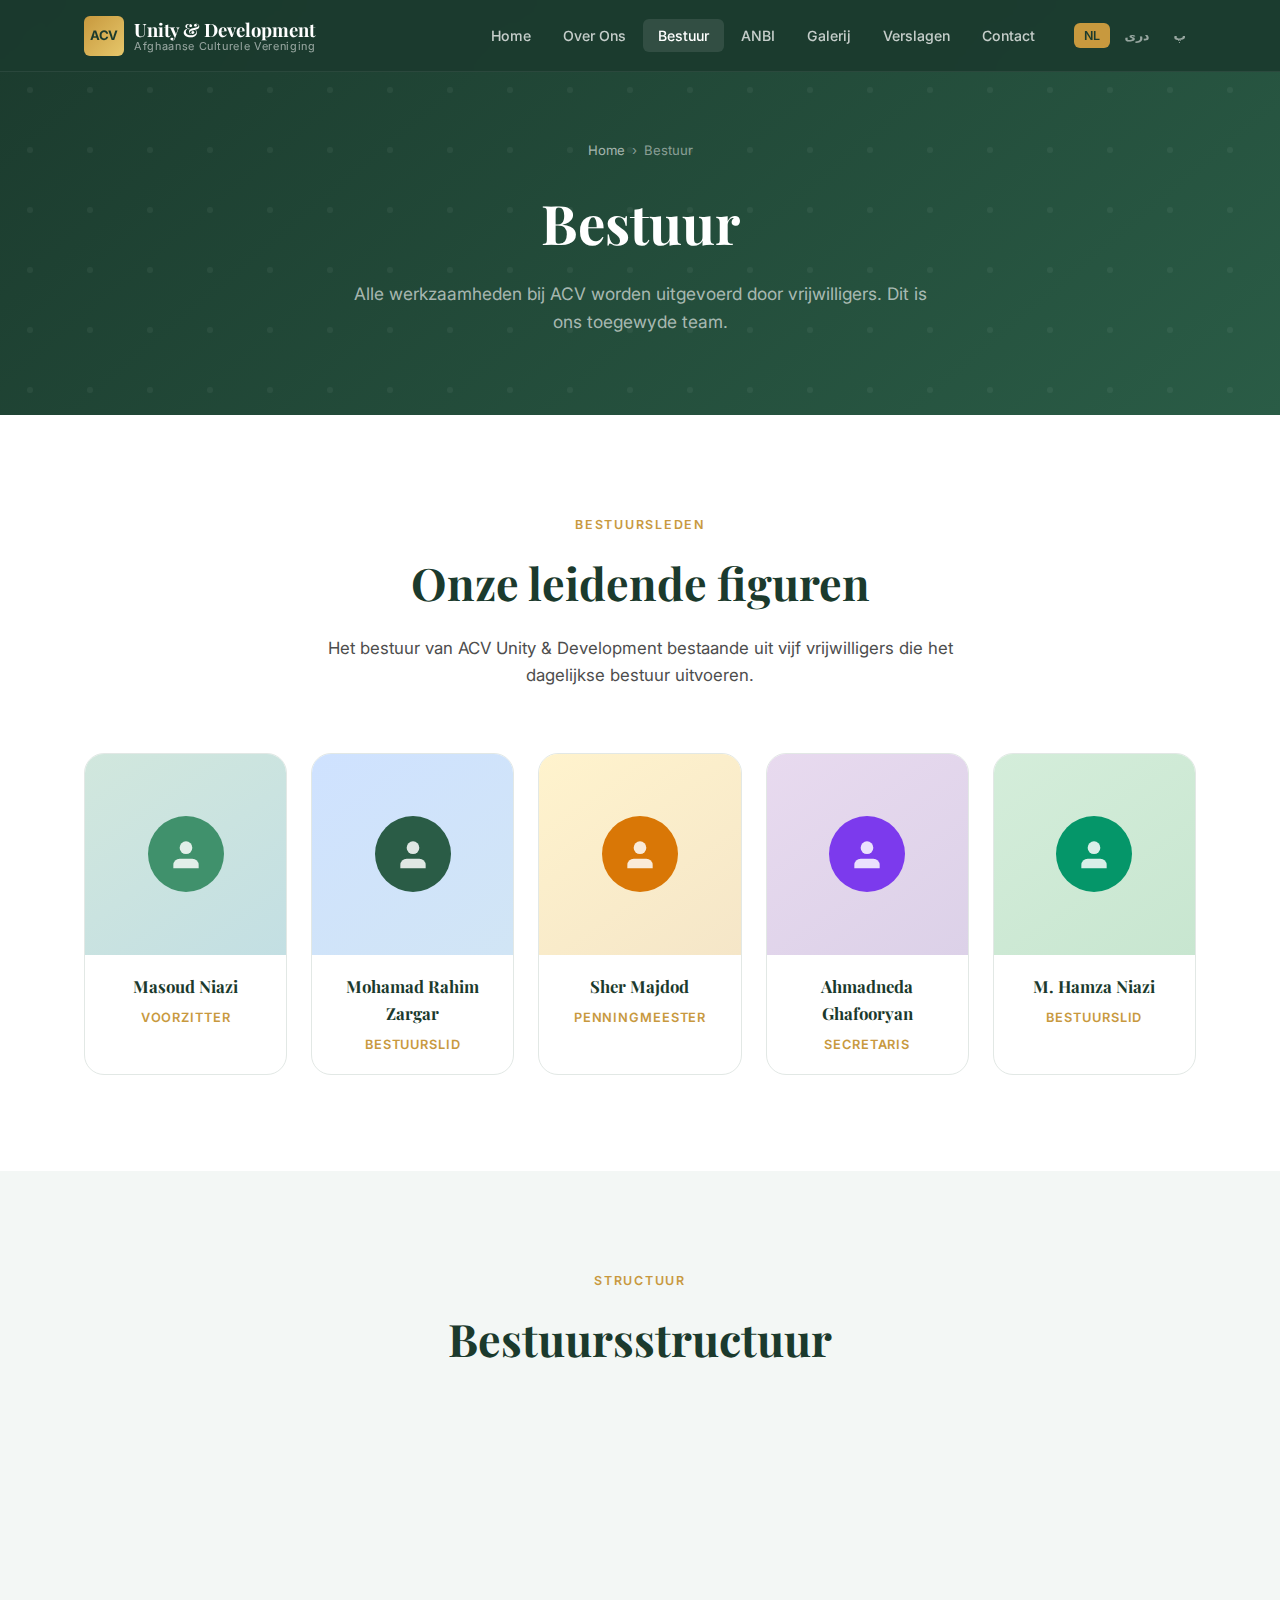
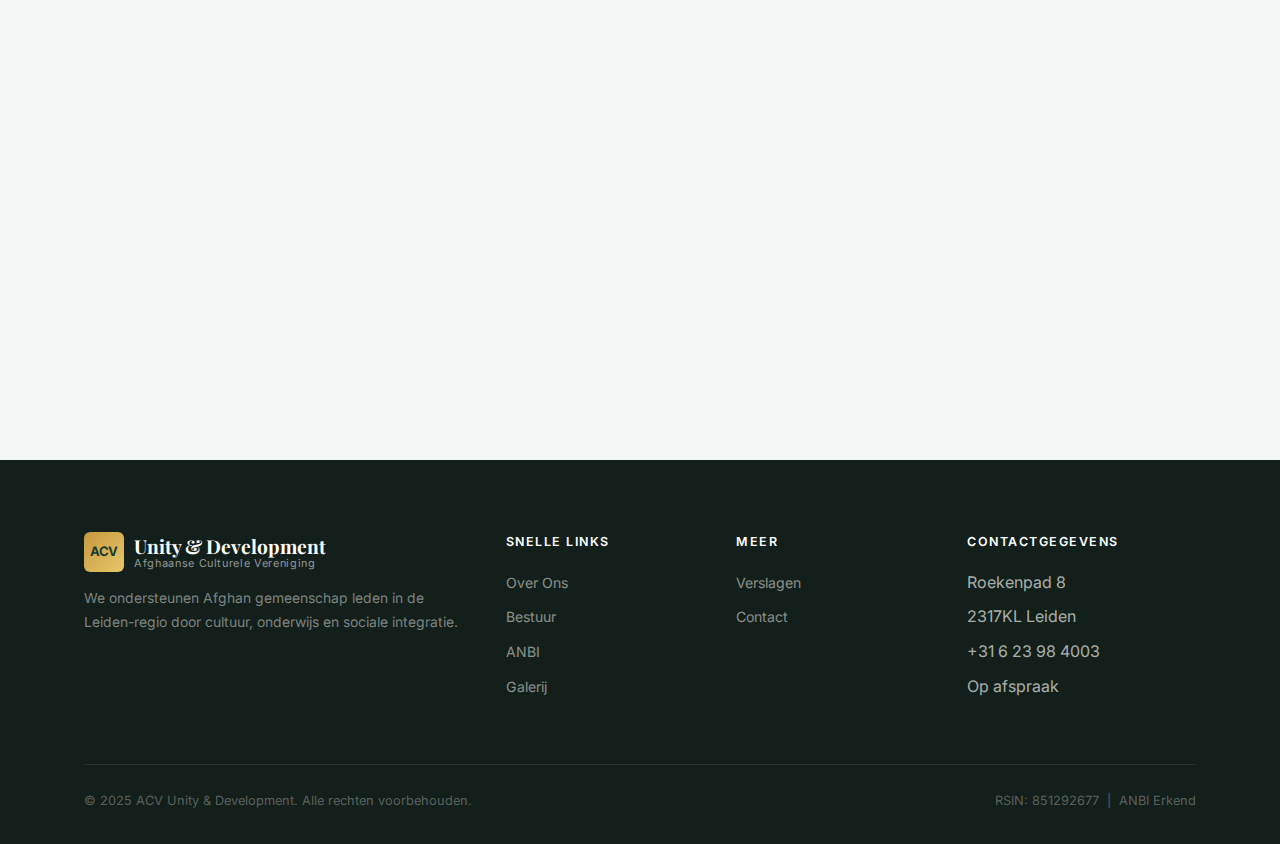
<file: bestuur.html>
<!DOCTYPE html>
<html lang="nl" dir="ltr">
<head>
  <meta charset="UTF-8">
  <meta name="viewport" content="width=device-width, initial-scale=1.0">
  <meta name="description" content="Het bestuur van ACV Unity &amp; Development – voorzitter, penningmeester, secretaris en bestuursleden.">
  <title>Bestuur | ACV Unity &amp; Development</title>
  <link rel="preconnect" href="https://fonts.googleapis.com">
  <link rel="preconnect" href="https://fonts.gstatic.com" crossorigin>
  <link href="https://fonts.googleapis.com/css2?family=Inter:wght@300;400;500;600;700&family=Playfair+Display:ital,wght@0,600;0,700;1,600&display=swap" rel="stylesheet">
  <link rel="stylesheet" href="css/style.css">
</head>
<body>

<!-- NAVBAR -->
<nav class="navbar" id="navbar">
  <div class="nav-inner">
    <a href="index.html" class="logo"><div class="logo-icon">ACV</div><div class="logo-text">Unity &amp; Development<span>Afghaanse Culturele Vereniging</span></div></a>
    <button class="nav-toggle" id="navToggle" aria-label="Open navigatie"><span></span><span></span><span></span></button>
    <div class="nav-menu" id="navMenu">
      <ul class="nav-links">
        <li><a href="index.html">Home</a></li><li><a href="over.html">Over Ons</a></li><li><a href="bestuur.html" class="active">Bestuur</a></li><li><a href="anbi.html">ANBI</a></li><li><a href="galerij.html">Galerij</a></li><li><a href="verslagen.html">Verslagen</a></li><li><a href="contact.html">Contact</a></li>
      </ul>
      <div class="lang-switcher"><button class="lang-btn active" title="Nederlands">NL</button><button class="lang-btn" title="Dari">دری</button><button class="lang-btn" title="Pashto">پ</button></div>
    </div>
  </div>
</nav>

<!-- PAGE HERO -->
<section class="page-hero">
  <div class="container">
    <p class="breadcrumb"><a href="index.html">Home</a><span class="sep">›</span>Bestuur</p>
    <h1>Bestuur</h1>
    <p>Alle werkzaamheden bij ACV worden uitgevoerd door vrijwilligers. Dit is ons toegewyde team.</p>
  </div>
</section>

<!-- BOARD MEMBERS -->
<section class="section">
  <div class="container">
    <div class="section-header">
      <span class="section-label">Bestuursleden</span>
      <h2 class="section-title">Onze leidende figuren</h2>
      <p class="section-subtitle">Het bestuur van ACV Unity &amp; Development bestaande uit vijf vrijwilligers die het dagelijkse bestuur uitvoeren.</p>
    </div>
    <div class="board-grid" style="grid-template-columns:repeat(5,1fr);max-width:100%">
      <!-- Voorzitter -->
      <div class="board-card animate-on-scroll">
        <div class="board-photo" style="background:linear-gradient(145deg,#d1e7dd,#c3dfe3)">
          <div class="board-avatar"><svg viewBox="0 0 24 24"><path d="M20 21v-2a4 4 0 0 0-4-4H8a4 4 0 0 0-4 4v2"/><circle cx="12" cy="8" r="4"/></svg></div>
        </div>
        <div class="board-info">
          <h3>Masoud Niazi</h3>
          <span class="board-role">Voorzitter</span>
        </div>
      </div>
      <!-- Bestuurslid -->
      <div class="board-card animate-on-scroll" style="transition-delay:.08s">
        <div class="board-photo" style="background:linear-gradient(145deg,#cfe2ff,#d1e5f5)">
          <div class="board-avatar" style="background:var(--clr-primary-mid)"><svg viewBox="0 0 24 24"><path d="M20 21v-2a4 4 0 0 0-4-4H8a4 4 0 0 0-4 4v2"/><circle cx="12" cy="8" r="4"/></svg></div>
        </div>
        <div class="board-info">
          <h3>Mohamad Rahim Zargar</h3>
          <span class="board-role">Bestuurslid</span>
        </div>
      </div>
      <!-- Penningmeester -->
      <div class="board-card animate-on-scroll" style="transition-delay:.16s">
        <div class="board-photo" style="background:linear-gradient(145deg,#fff3cd,#f5e6c8)">
          <div class="board-avatar" style="background:#d97706"><svg viewBox="0 0 24 24"><path d="M20 21v-2a4 4 0 0 0-4-4H8a4 4 0 0 0-4 4v2"/><circle cx="12" cy="8" r="4"/></svg></div>
        </div>
        <div class="board-info">
          <h3>Sher Majdod</h3>
          <span class="board-role">Penningmeester</span>
        </div>
      </div>
      <!-- Secretaris -->
      <div class="board-card animate-on-scroll" style="transition-delay:.24s">
        <div class="board-photo" style="background:linear-gradient(145deg,#e8daef,#dcd1e8)">
          <div class="board-avatar" style="background:#7c3aed"><svg viewBox="0 0 24 24"><path d="M20 21v-2a4 4 0 0 0-4-4H8a4 4 0 0 0-4 4v2"/><circle cx="12" cy="8" r="4"/></svg></div>
        </div>
        <div class="board-info">
          <h3>Ahmadneda Ghafooryan</h3>
          <span class="board-role">Secretaris</span>
        </div>
      </div>
      <!-- Bestuurslid 2 -->
      <div class="board-card animate-on-scroll" style="transition-delay:.32s">
        <div class="board-photo" style="background:linear-gradient(145deg,#d4edda,#c8e6d0)">
          <div class="board-avatar" style="background:#059669"><svg viewBox="0 0 24 24"><path d="M20 21v-2a4 4 0 0 0-4-4H8a4 4 0 0 0-4 4v2"/><circle cx="12" cy="8" r="4"/></svg></div>
        </div>
        <div class="board-info">
          <h3>M. Hamza Niazi</h3>
          <span class="board-role">Bestuurslid</span>
        </div>
      </div>
    </div>
  </div>
</section>

<!-- ORGANISATIE STRUCTUUR -->
<section class="section" style="background:var(--clr-bg-alt)">
  <div class="container" style="max-width:780px">
    <div class="section-header">
      <span class="section-label">Structuur</span>
      <h2 class="section-title">Bestuursstructuur</h2>
    </div>
    <!-- simple org chart -->
    <div class="animate-on-scroll" style="text-align:center">
      <!-- Chair -->
      <div style="display:inline-block;background:var(--clr-primary);color:#fff;padding:12px 28px;border-radius:var(--r-md);font-weight:600;margin-bottom:16px">
        Voorzitter – Masoud Niazi
      </div>
      <!-- connector -->
      <div style="width:2px;height:24px;background:var(--clr-primary-lt);margin:0 auto"></div>
      <!-- row -->
      <div style="display:flex;justify-content:center;gap:20px;flex-wrap:wrap">
        <div style="background:#fff;border:1px solid var(--clr-border);border-radius:var(--r-md);padding:14px 20px;text-align:center;min-width:160px;box-shadow:var(--shadow-sm)">
          <div style="font-weight:600;color:var(--clr-primary);font-size:.9rem">Penningmeester</div>
          <div style="font-size:.84rem;color:var(--clr-text-mid);margin-top:3px">Sher Majdod</div>
        </div>
        <div style="background:#fff;border:1px solid var(--clr-border);border-radius:var(--r-md);padding:14px 20px;text-align:center;min-width:160px;box-shadow:var(--shadow-sm)">
          <div style="font-weight:600;color:var(--clr-primary);font-size:.9rem">Secretaris</div>
          <div style="font-size:.84rem;color:var(--clr-text-mid);margin-top:3px">Ahmadneda Ghafooryan</div>
        </div>
        <div style="background:#fff;border:1px solid var(--clr-border);border-radius:var(--r-md);padding:14px 20px;text-align:center;min-width:160px;box-shadow:var(--shadow-sm)">
          <div style="font-weight:600;color:var(--clr-primary);font-size:.9rem">Bestuurslid</div>
          <div style="font-size:.84rem;color:var(--clr-text-mid);margin-top:3px">Mohamad Rahim Zargar</div>
        </div>
        <div style="background:#fff;border:1px solid var(--clr-border);border-radius:var(--r-md);padding:14px 20px;text-align:center;min-width:160px;box-shadow:var(--shadow-sm)">
          <div style="font-weight:600;color:var(--clr-primary);font-size:.9rem">Bestuurslid</div>
          <div style="font-size:.84rem;color:var(--clr-text-mid);margin-top:3px">M. Hamza Niazi</div>
        </div>
      </div>
    </div>
    <!-- beloningsbeleid note -->
    <div class="animate-on-scroll" style="margin-top:56px;background:#fff;border:1px solid var(--clr-border);border-radius:var(--r-lg);padding:28px 32px;transition-delay:.15s">
      <h3 style="font-family:var(--font-serif);color:var(--clr-primary);margin-bottom:8px">Het Beloningsbeleid</h3>
      <p style="color:var(--clr-text-mid);font-size:.94rem;line-height:1.8">
        De beloningsbeleid van ACV Unity &amp; Development bepaalt dat alle werkzaamheden door vrijwilligers worden uitgevoerd.
        De vereniging betaalt geen vergoeding aan bestuursleden of andere vrijwilligers voor hun werkzaamheden.
        Dit beleid ondersteunt de ANBI-status en transparantie van de organisatie.
      </p>
    </div>
  </div>
</section>

<!-- FOOTER -->
<footer class="footer">
  <div class="container">
    <div class="footer-grid">
      <div class="footer-brand"><div class="logo"><div class="logo-icon">ACV</div><div class="logo-text">Unity &amp; Development<span>Afghaanse Culturele Vereniging</span></div></div><p>We ondersteunen Afghan gemeenschap leden in de Leiden-regio door cultuur, onderwijs en sociale integratie.</p></div>
      <div><h4>Snelle links</h4><ul><li><a href="over.html">Over Ons</a></li><li><a href="bestuur.html">Bestuur</a></li><li><a href="anbi.html">ANBI</a></li><li><a href="galerij.html">Galerij</a></li></ul></div>
      <div><h4>Meer</h4><ul><li><a href="verslagen.html">Verslagen</a></li><li><a href="contact.html">Contact</a></li></ul></div>
      <div><h4>Contactgegevens</h4><ul><li>Roekenpad 8</li><li>2317KL Leiden</li><li>+31 6 23 98 4003</li><li>Op afspraak</li></ul></div>
    </div>
    <div class="footer-bottom"><span>&copy; 2025 ACV Unity &amp; Development. Alle rechten voorbehouden.</span><span>RSIN: 851292677 &nbsp;|&nbsp; ANBI Erkend</span></div>
  </div>
</footer>

<script src="js/main.js"></script>
</body>
</html>
</file>
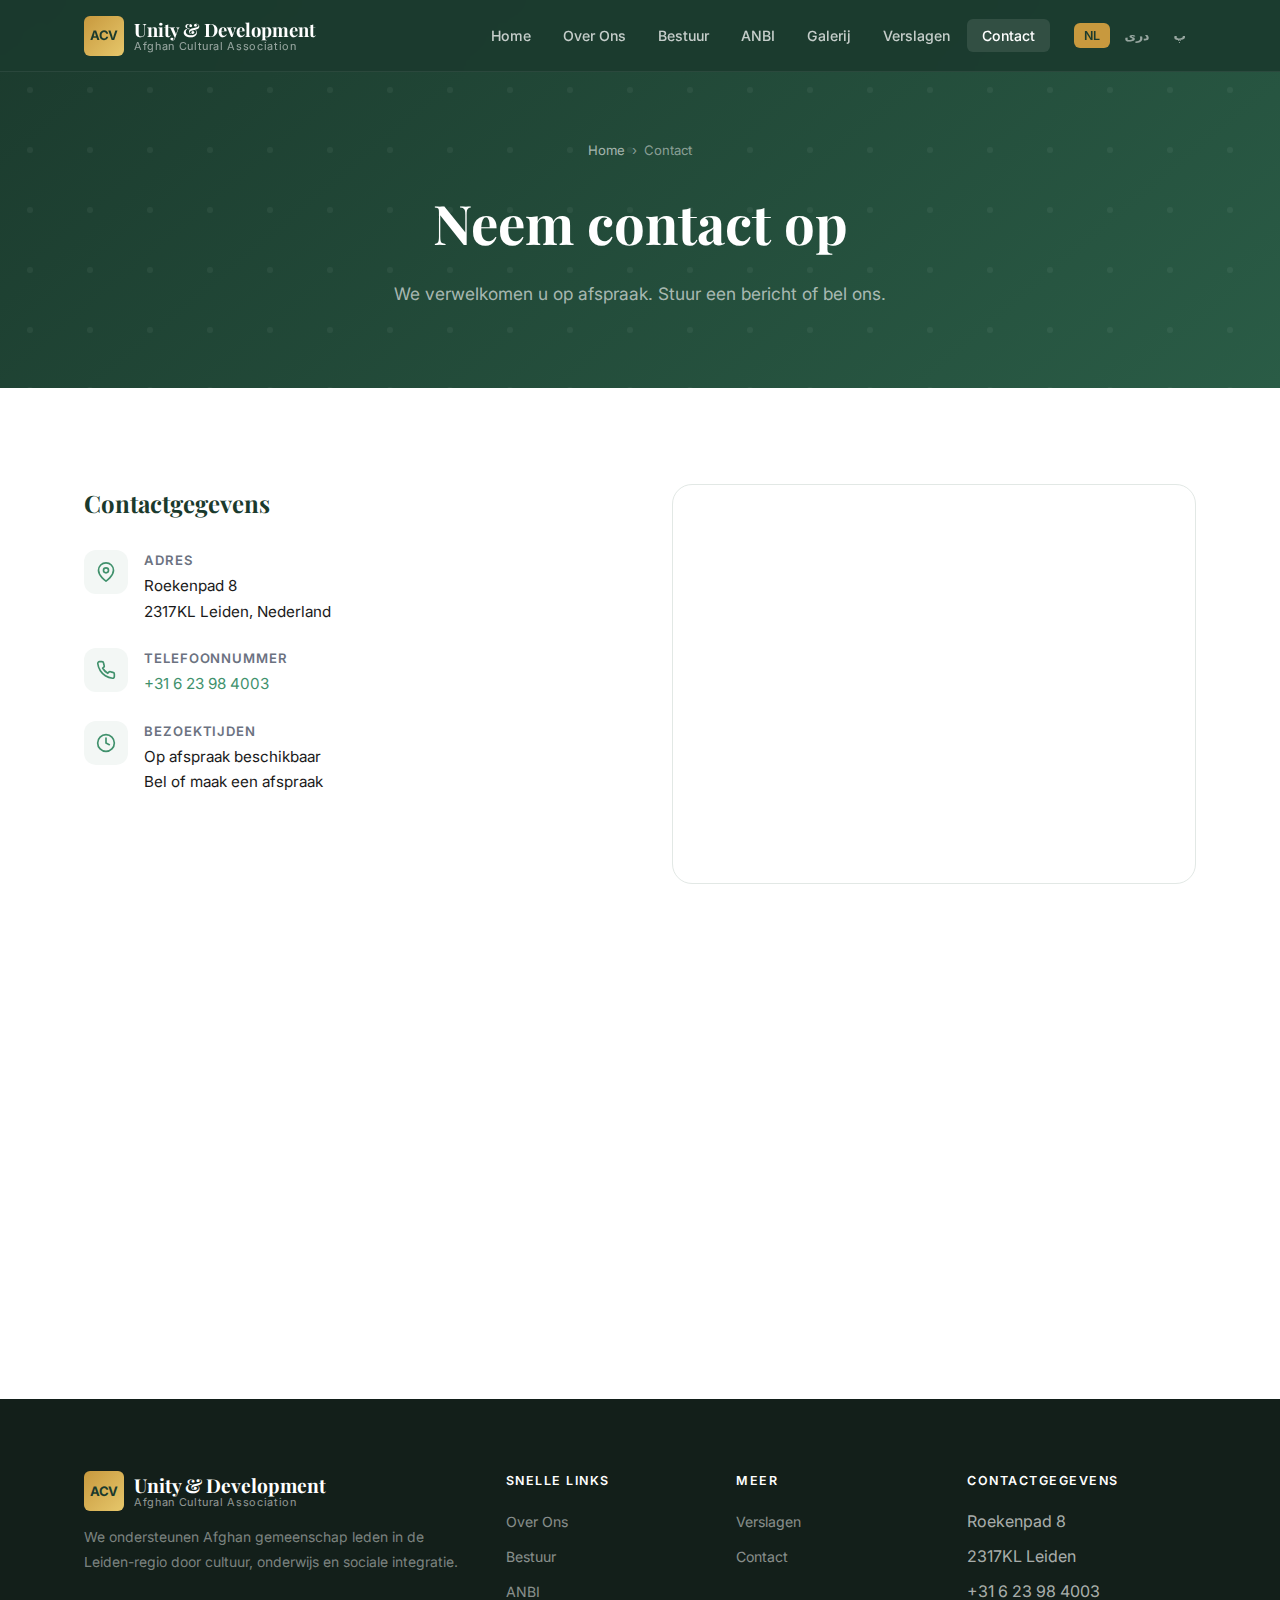
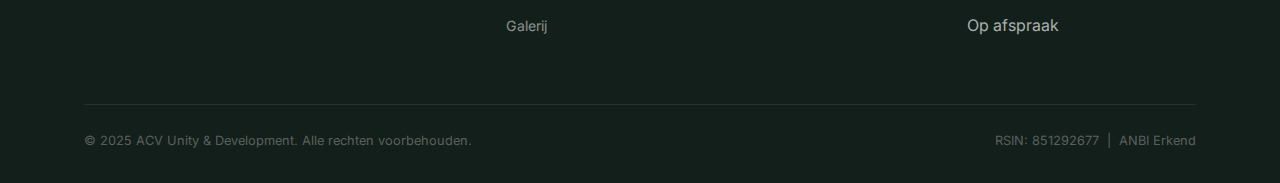
<file: contact.html>
<!DOCTYPE html>
<html lang="nl" dir="ltr">
<head>
  <meta charset="UTF-8">
  <meta name="viewport" content="width=device-width, initial-scale=1.0">
  <meta name="description" content="Neem contact op met ACV Unity &amp; Development – adres, telefoonnummer en contactformulier.">
  <title>Contact | ACV Unity &amp; Development</title>
  <link rel="preconnect" href="https://fonts.googleapis.com">
  <link rel="preconnect" href="https://fonts.gstatic.com" crossorigin>
  <link href="https://fonts.googleapis.com/css2?family=Inter:wght@300;400;500;600;700&family=Playfair+Display:ital,wght@0,600;0,700;1,600&display=swap" rel="stylesheet">
  <link rel="stylesheet" href="css/style.css">
</head>
<body>

<!-- NAVBAR -->
<nav class="navbar" id="navbar">
  <div class="nav-inner">
    <a href="index.html" class="logo"><div class="logo-icon">ACV</div><div class="logo-text">Unity &amp; Development<span>Afghan Cultural Association</span></div></a>
    <button class="nav-toggle" id="navToggle" aria-label="Open navigatie"><span></span><span></span><span></span></button>
    <div class="nav-menu" id="navMenu">
      <ul class="nav-links">
        <li><a href="index.html">Home</a></li><li><a href="over.html">Over Ons</a></li><li><a href="bestuur.html">Bestuur</a></li><li><a href="anbi.html">ANBI</a></li><li><a href="galerij.html">Galerij</a></li><li><a href="verslagen.html">Verslagen</a></li><li><a href="contact.html" class="active">Contact</a></li>
      </ul>
      <div class="lang-switcher"><button class="lang-btn active" title="Nederlands">NL</button><button class="lang-btn" title="Dari">دری</button><button class="lang-btn" title="Pashto">پ</button></div>
    </div>
  </div>
</nav>

<!-- PAGE HERO -->
<section class="page-hero">
  <div class="container">
    <p class="breadcrumb"><a href="index.html">Home</a><span class="sep">›</span>Contact</p>
    <h1>Neem contact op</h1>
    <p>We verwelkomen u op afspraak. Stuur een bericht of bel ons.</p>
  </div>
</section>

<!-- CONTACT -->
<section class="section">
  <div class="container">
    <div class="contact-grid">
      <!-- LEFT: info + form -->
      <div>
        <div class="animate-on-scroll">
          <h3 style="font-family:var(--font-serif);color:var(--clr-primary);font-size:1.5rem;margin-bottom:28px">Contactgegevens</h3>

          <div class="contact-item">
            <div class="contact-icon">
              <svg viewBox="0 0 24 24" fill="none" stroke="currentColor" stroke-width="2" stroke-linecap="round"><path d="M21 10c0 7-9 13-9 13s-9-6-9-13a9 9 0 0 1 18 0z"/><circle cx="12" cy="10" r="3"/></svg>
            </div>
            <div class="contact-detail">
              <strong>Adres</strong>
              <span>Roekenpad 8<br>2317KL Leiden, Nederland</span>
            </div>
          </div>

          <div class="contact-item">
            <div class="contact-icon">
              <svg viewBox="0 0 24 24" fill="none" stroke="currentColor" stroke-width="2" stroke-linecap="round"><path d="M22 16.92v3a2 2 0 0 1-2.18 2 19.79 19.79 0 0 1-8.63-3.07 19.5 19.5 0 0 1-6-6A19.79 19.79 0 0 1 2.12 4.18 2 2 0 0 1 4.11 2h3a2 2 0 0 1 2 1.72c.127.96.361 1.903.7 2.81a2 2 0 0 1-.45 2.11L8.09 9.91a16 16 0 0 0 6 6l1.27-1.27a2 2 0 0 1 2.11-.45c.907.339 1.85.573 2.81.7A2 2 0 0 1 22 16.92z"/></svg>
            </div>
            <div class="contact-detail">
              <strong>Telefoonnummer</strong>
              <span><a href="tel:+31623984003">+31 6 23 98 4003</a></span>
            </div>
          </div>

          <div class="contact-item">
            <div class="contact-icon">
              <svg viewBox="0 0 24 24" fill="none" stroke="currentColor" stroke-width="2" stroke-linecap="round"><circle cx="12" cy="12" r="10"/><polyline points="12 6 12 12 16 14"/></svg>
            </div>
            <div class="contact-detail">
              <strong>Bezoektijden</strong>
              <span>Op afspraak beschikbaar<br>Bel of maak een afspraak</span>
            </div>
          </div>
        </div>

        <!-- FORM -->
        <div class="contact-form-wrap animate-on-scroll" style="transition-delay:.12s">
          <h3 style="font-family:var(--font-serif);color:var(--clr-primary);font-size:1.3rem;margin-bottom:18px">Verstuur een bericht</h3>
          <!-- In WordPress: vervang dit formulier door een Contact Form 7 shortcode -->
          <!-- In static versie: formulier wordt afgehandeld door JavaScript -->
          <form class="contact-form">
            <div class="form-row">
              <div class="form-group">
                <label for="cf-name">Naam</label>
                <input type="text" id="cf-name" name="name" placeholder="Uw naam" required>
              </div>
              <div class="form-group">
                <label for="cf-email">E-mail</label>
                <input type="email" id="cf-email" name="email" placeholder="uw@email.com" required>
              </div>
            </div>
            <div class="form-group">
              <label for="cf-subject">Onderwerp</label>
              <input type="text" id="cf-subject" name="subject" placeholder="Waarover wilt u spreken?">
            </div>
            <div class="form-group">
              <label for="cf-message">Bericht</label>
              <textarea id="cf-message" name="message" rows="5" placeholder="Schrijf uw bericht hier..." required></textarea>
            </div>
            <button type="submit" class="btn btn-primary">Verzend bericht</button>
          </form>
        </div>
      </div>

      <!-- RIGHT: map -->
      <div class="animate-on-scroll" style="transition-delay:.18s">
        <div class="contact-map">
          <!-- OpenStreetMap embed – geen API-sleutel nodig -->
          <iframe
            src="https://www.openstreetmap.org/export/embed.html?bbox=4.4700%2C52.1450%2C4.5100%2C52.1800&layer=mapnik&marker=52.1600%2C4.4850"
            width="100%" height="100%" style="border:0"
            allowfullscreen=""
            aria-label="Kaart naar Roekenpad 8, Leiden"></iframe>
        </div>
        <!-- directions link -->
        <div class="animate-on-scroll" style="margin-top:20px;text-align:center;transition-delay:.25s">
          <a href="https://maps.google.com/maps?q=Roekenpad+8,+2317KL+Leiden" target="_blank" rel="noopener" style="color:var(--clr-primary-lt);font-size:.9rem;font-weight:600">
            Route openen in Google Maps →
          </a>
        </div>
      </div>
    </div>
  </div>
</section>

<!-- FOOTER -->
<footer class="footer">
  <div class="container">
    <div class="footer-grid">
      <div class="footer-brand"><div class="logo"><div class="logo-icon">ACV</div><div class="logo-text">Unity &amp; Development<span>Afghan Cultural Association</span></div></div><p>We ondersteunen Afghan gemeenschap leden in de Leiden-regio door cultuur, onderwijs en sociale integratie.</p></div>
      <div><h4>Snelle links</h4><ul><li><a href="over.html">Over Ons</a></li><li><a href="bestuur.html">Bestuur</a></li><li><a href="anbi.html">ANBI</a></li><li><a href="galerij.html">Galerij</a></li></ul></div>
      <div><h4>Meer</h4><ul><li><a href="verslagen.html">Verslagen</a></li><li><a href="contact.html">Contact</a></li></ul></div>
      <div><h4>Contactgegevens</h4><ul><li>Roekenpad 8</li><li>2317KL Leiden</li><li>+31 6 23 98 4003</li><li>Op afspraak</li></ul></div>
    </div>
    <div class="footer-bottom"><span>&copy; 2025 ACV Unity &amp; Development. Alle rechten voorbehouden.</span><span>RSIN: 851292677 &nbsp;|&nbsp; ANBI Erkend</span></div>
  </div>
</footer>

<script src="js/main.js"></script>
</body>
</html>
</file>
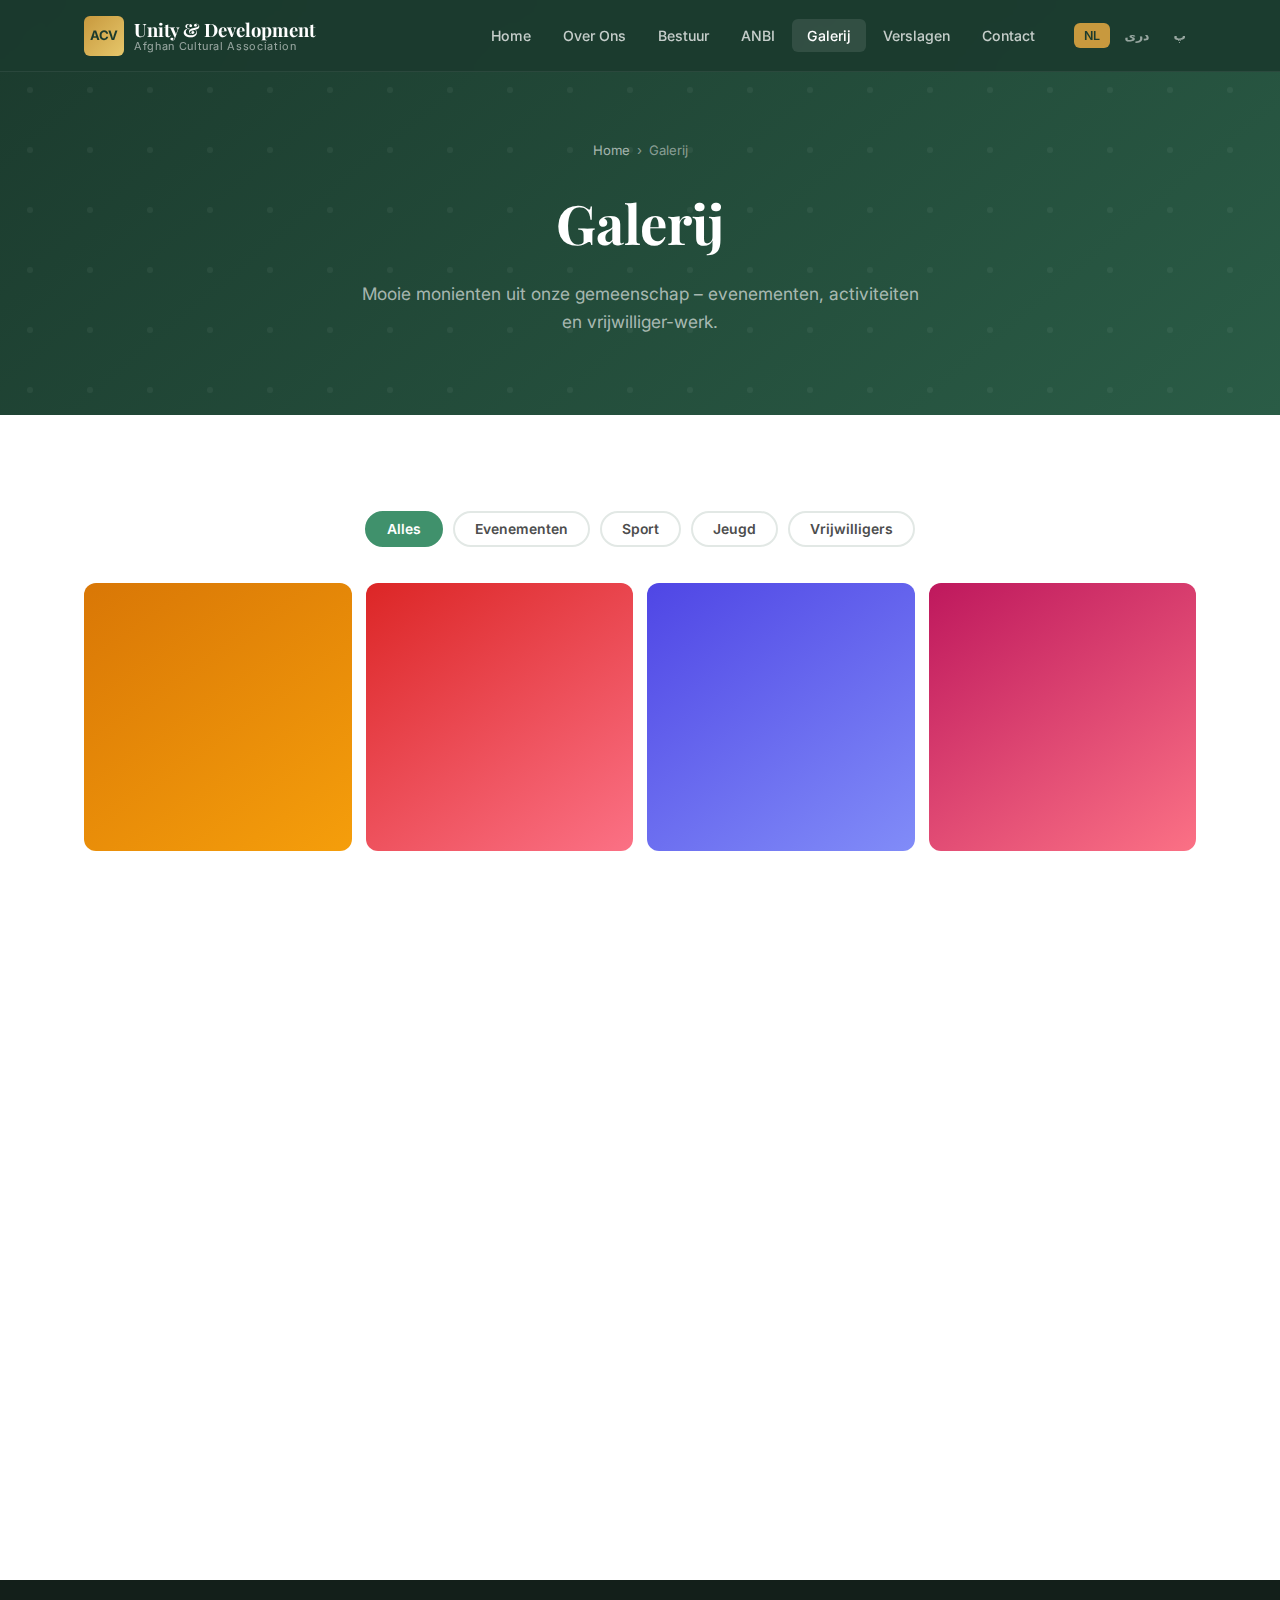
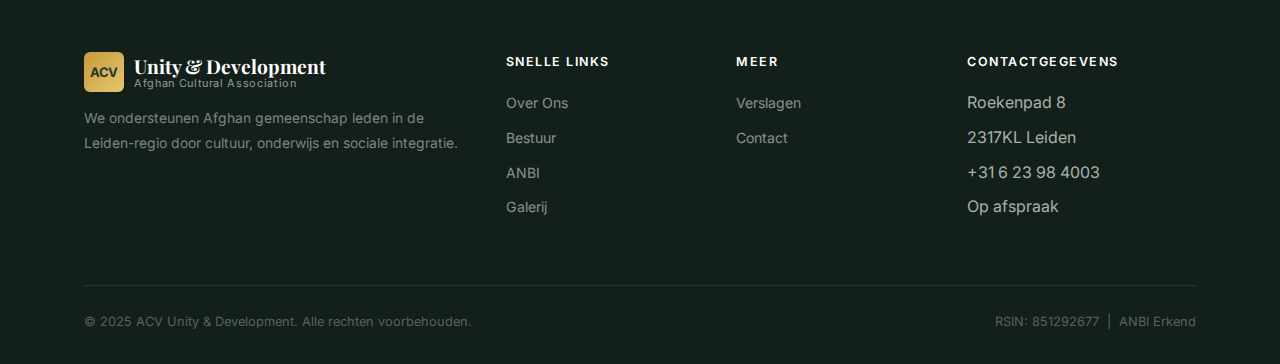
<file: galerij.html>
<!DOCTYPE html>
<html lang="nl" dir="ltr">
<head>
  <meta charset="UTF-8">
  <meta name="viewport" content="width=device-width, initial-scale=1.0">
  <meta name="description" content="Galerij van ACV Unity &amp; Development – foto's van evenementen, activiteiten en gemeenschap monienten.">
  <title>Galerij | ACV Unity &amp; Development</title>
  <link rel="preconnect" href="https://fonts.googleapis.com">
  <link rel="preconnect" href="https://fonts.gstatic.com" crossorigin>
  <link href="https://fonts.googleapis.com/css2?family=Inter:wght@300;400;500;600;700&family=Playfair+Display:ital,wght@0,600;0,700;1,600&display=swap" rel="stylesheet">
  <link rel="stylesheet" href="css/style.css">
</head>
<body>

<!-- NAVBAR -->
<nav class="navbar" id="navbar">
  <div class="nav-inner">
    <a href="index.html" class="logo"><div class="logo-icon">ACV</div><div class="logo-text">Unity &amp; Development<span>Afghan Cultural Association</span></div></a>
    <button class="nav-toggle" id="navToggle" aria-label="Open navigatie"><span></span><span></span><span></span></button>
    <div class="nav-menu" id="navMenu">
      <ul class="nav-links">
        <li><a href="index.html">Home</a></li><li><a href="over.html">Over Ons</a></li><li><a href="bestuur.html">Bestuur</a></li><li><a href="anbi.html">ANBI</a></li><li><a href="galerij.html" class="active">Galerij</a></li><li><a href="verslagen.html">Verslagen</a></li><li><a href="contact.html">Contact</a></li>
      </ul>
      <div class="lang-switcher"><button class="lang-btn active" title="Nederlands">NL</button><button class="lang-btn" title="Dari">دری</button><button class="lang-btn" title="Pashto">پ</button></div>
    </div>
  </div>
</nav>

<!-- PAGE HERO -->
<section class="page-hero">
  <div class="container">
    <p class="breadcrumb"><a href="index.html">Home</a><span class="sep">›</span>Galerij</p>
    <h1>Galerij</h1>
    <p>Mooie monienten uit onze gemeenschap – evenementen, activiteiten en vrijwilliger-werk.</p>
  </div>
</section>

<!-- GALLERY -->
<section class="section">
  <div class="container">
    <!-- filter tabs -->
    <div class="gallery-filters">
      <button class="gallery-filter active" data-cat="all">Alles</button>
      <button class="gallery-filter" data-cat="events">Evenementen</button>
      <button class="gallery-filter" data-cat="sports">Sport</button>
      <button class="gallery-filter" data-cat="youth">Jeugd</button>
      <button class="gallery-filter" data-cat="volunteer">Vrijwilligers</button>
    </div>

    <div class="gallery-grid">
      <!-- events -->
      <div class="gallery-item animate-on-scroll" data-cat="events">
        <div class="gallery-placeholder" style="background:linear-gradient(145deg,#d97706,#f59e0b)"></div>
        <div class="gallery-overlay"><span class="gallery-label">Eid al-Fitr 2023</span></div>
      </div>
      <div class="gallery-item animate-on-scroll" data-cat="events" style="transition-delay:.06s">
        <div class="gallery-placeholder" style="background:linear-gradient(145deg,#dc2626,#fb7185)"></div>
        <div class="gallery-overlay"><span class="gallery-label">Nowruz Viering 2023</span></div>
      </div>
      <div class="gallery-item animate-on-scroll" data-cat="events" style="transition-delay:.12s">
        <div class="gallery-placeholder" style="background:linear-gradient(145deg,#4f46e5,#818cf8)"></div>
        <div class="gallery-overlay"><span class="gallery-label">Culturele Avond</span></div>
      </div>
      <div class="gallery-item animate-on-scroll" data-cat="events" style="transition-delay:.18s">
        <div class="gallery-placeholder" style="background:linear-gradient(145deg,#be185d,#fb7185)"></div>
        <div class="gallery-overlay"><span class="gallery-label">Nieuwjaarsviering</span></div>
      </div>

      <!-- sports -->
      <div class="gallery-item animate-on-scroll" data-cat="sports" style="transition-delay:.24s">
        <div class="gallery-placeholder" style="background:linear-gradient(145deg,#2563eb,#60a5fa)"></div>
        <div class="gallery-overlay"><span class="gallery-label">Volleybal Toernooi</span></div>
      </div>
      <div class="gallery-item animate-on-scroll" data-cat="sports" style="transition-delay:.30s">
        <div class="gallery-placeholder" style="background:linear-gradient(145deg,#0284c7,#7dd3fc)"></div>
        <div class="gallery-overlay"><span class="gallery-label">Sport Dag 2022</span></div>
      </div>

      <!-- youth -->
      <div class="gallery-item animate-on-scroll" data-cat="youth" style="transition-delay:.36s">
        <div class="gallery-placeholder" style="background:linear-gradient(145deg,#7c3aed,#a78bfa)"></div>
        <div class="gallery-overlay"><span class="gallery-label">Jongeren Programma</span></div>
      </div>
      <div class="gallery-item animate-on-scroll" data-cat="youth" style="transition-delay:.42s">
        <div class="gallery-placeholder" style="background:linear-gradient(145deg,#6d28d9,#c4b5fd)"></div>
        <div class="gallery-overlay"><span class="gallery-label">Kinderen Festival</span></div>
      </div>
      <div class="gallery-item animate-on-scroll" data-cat="youth" style="transition-delay:.48s">
        <div class="gallery-placeholder" style="background:linear-gradient(145deg,#a855f7,#e9d5ff)"></div>
        <div class="gallery-overlay"><span class="gallery-label">Nederlandse Taalles</span></div>
      </div>

      <!-- volunteer -->
      <div class="gallery-item animate-on-scroll" data-cat="volunteer" style="transition-delay:.54s">
        <div class="gallery-placeholder" style="background:linear-gradient(145deg,#16a34a,#4ade80)"></div>
        <div class="gallery-overlay"><span class="gallery-label">World Cleanup Day 2021</span></div>
      </div>
      <div class="gallery-item animate-on-scroll" data-cat="volunteer" style="transition-delay:.60s">
        <div class="gallery-placeholder" style="background:linear-gradient(145deg,#059669,#34d399)"></div>
        <div class="gallery-overlay"><span class="gallery-label">Vrijwilliger Dag</span></div>
      </div>
      <div class="gallery-item animate-on-scroll" data-cat="volunteer" style="transition-delay:.66s">
        <div class="gallery-placeholder" style="background:linear-gradient(145deg,#15803d,#86efac)"></div>
        <div class="gallery-overlay"><span class="gallery-label">Gemeenschap Opruiming</span></div>
      </div>
    </div>

    <!-- note -->
    <p class="animate-on-scroll" style="text-align:center;margin-top:48px;color:var(--clr-text-lt);font-size:.88rem;transition-delay:.2s">
      De foto's op deze pagina zijn tijdelijke plaatshouders. Werkelijke foto's worden toegevoegd zodra ze beschikbaar zijn.
    </p>
  </div>
</section>

<!-- FOOTER -->
<footer class="footer">
  <div class="container">
    <div class="footer-grid">
      <div class="footer-brand"><div class="logo"><div class="logo-icon">ACV</div><div class="logo-text">Unity &amp; Development<span>Afghan Cultural Association</span></div></div><p>We ondersteunen Afghan gemeenschap leden in de Leiden-regio door cultuur, onderwijs en sociale integratie.</p></div>
      <div><h4>Snelle links</h4><ul><li><a href="over.html">Over Ons</a></li><li><a href="bestuur.html">Bestuur</a></li><li><a href="anbi.html">ANBI</a></li><li><a href="galerij.html">Galerij</a></li></ul></div>
      <div><h4>Meer</h4><ul><li><a href="verslagen.html">Verslagen</a></li><li><a href="contact.html">Contact</a></li></ul></div>
      <div><h4>Contactgegevens</h4><ul><li>Roekenpad 8</li><li>2317KL Leiden</li><li>+31 6 23 98 4003</li><li>Op afspraak</li></ul></div>
    </div>
    <div class="footer-bottom"><span>&copy; 2025 ACV Unity &amp; Development. Alle rechten voorbehouden.</span><span>RSIN: 851292677 &nbsp;|&nbsp; ANBI Erkend</span></div>
  </div>
</footer>

<script src="js/main.js"></script>
</body>
</html>
</file>
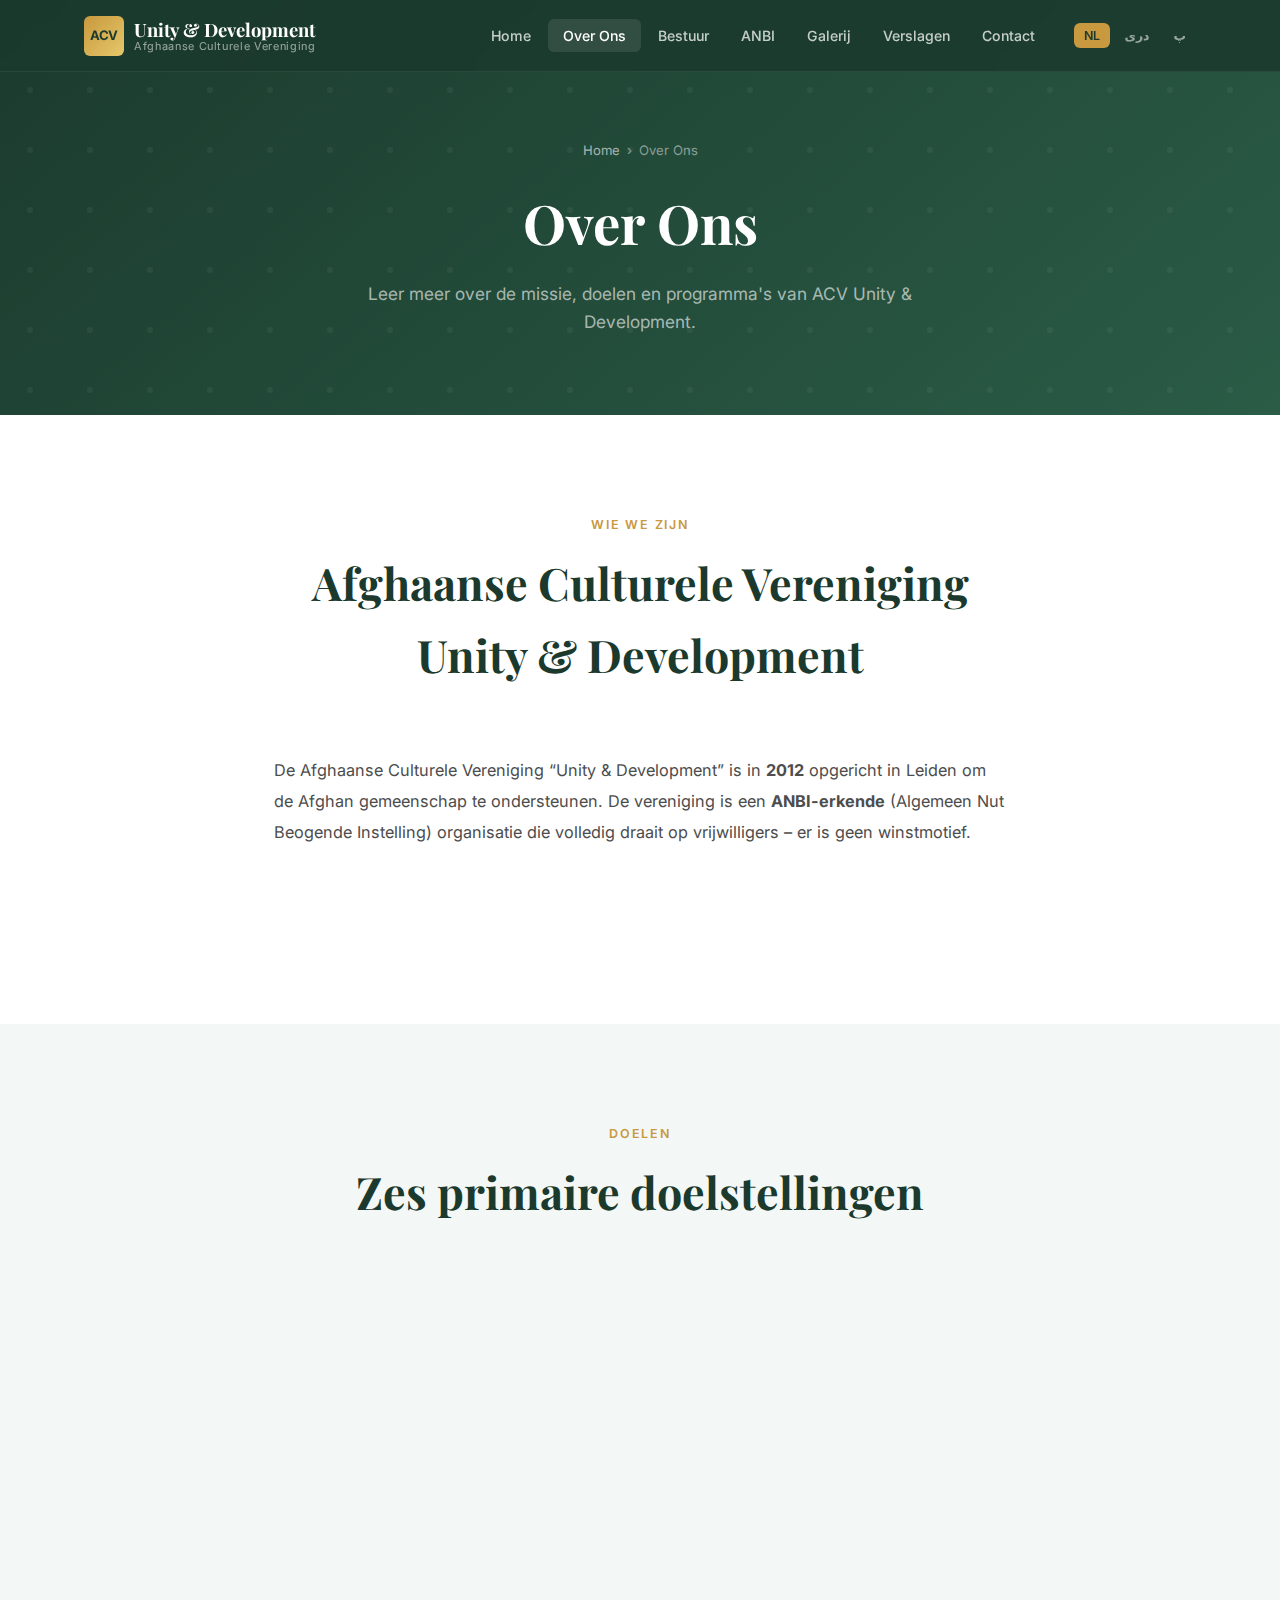
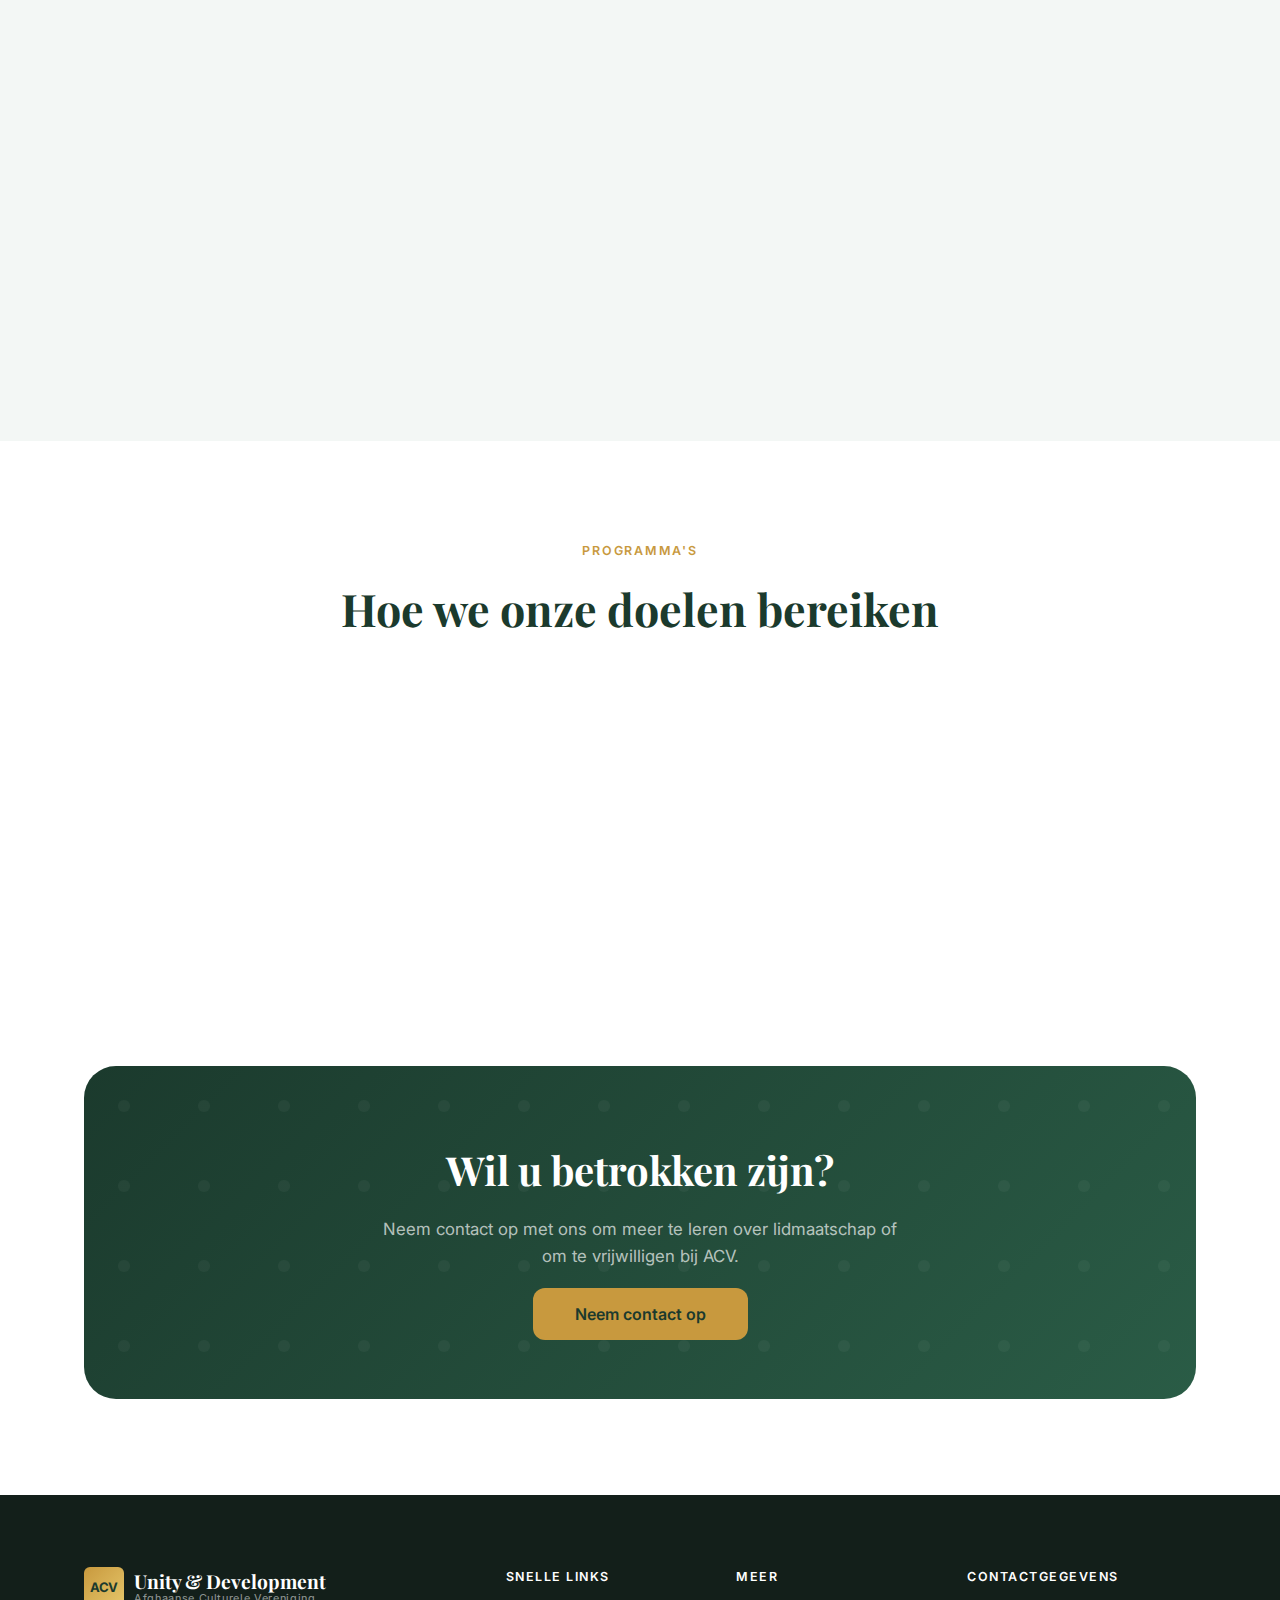
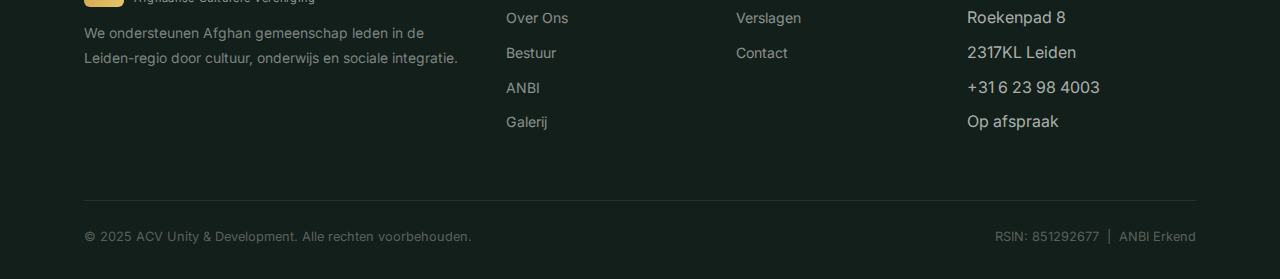
<file: over.html>
<!DOCTYPE html>
<html lang="nl" dir="ltr">
<head>
  <meta charset="UTF-8">
  <meta name="viewport" content="width=device-width, initial-scale=1.0">
  <meta name="description" content="Meer over ACV Unity &amp; Development – missie, doelen, programma's en geschiedenis van de Afghaanse Culturele Vereniging in Leiden.">
  <title>Over Ons | ACV Unity &amp; Development</title>
  <link rel="preconnect" href="https://fonts.googleapis.com">
  <link rel="preconnect" href="https://fonts.gstatic.com" crossorigin>
  <link href="https://fonts.googleapis.com/css2?family=Inter:wght@300;400;500;600;700&family=Playfair+Display:ital,wght@0,600;0,700;1,600&display=swap" rel="stylesheet">
  <link rel="stylesheet" href="css/style.css">
</head>
<body>

<!-- NAVBAR -->
<nav class="navbar" id="navbar">
  <div class="nav-inner">
    <a href="index.html" class="logo">
      <div class="logo-icon">ACV</div>
      <div class="logo-text">Unity &amp; Development<span>Afghaanse Culturele Vereniging</span></div>
    </a>
    <button class="nav-toggle" id="navToggle" aria-label="Open navigatie"><span></span><span></span><span></span></button>
    <div class="nav-menu" id="navMenu">
      <ul class="nav-links">
        <li><a href="index.html">Home</a></li>
        <li><a href="over.html" class="active">Over Ons</a></li>
        <li><a href="bestuur.html">Bestuur</a></li>
        <li><a href="anbi.html">ANBI</a></li>
        <li><a href="galerij.html">Galerij</a></li>
        <li><a href="verslagen.html">Verslagen</a></li>
        <li><a href="contact.html">Contact</a></li>
      </ul>
      <div class="lang-switcher">
        <button class="lang-btn active" title="Nederlands">NL</button>
        <button class="lang-btn" title="Dari">دری</button>
        <button class="lang-btn" title="Pashto">پ</button>
      </div>
    </div>
  </div>
</nav>

<!-- PAGE HERO -->
<section class="page-hero">
  <div class="container">
    <p class="breadcrumb"><a href="index.html">Home</a><span class="sep">›</span>Over Ons</p>
    <h1>Over Ons</h1>
    <p>Leer meer over de missie, doelen en programma's van ACV Unity &amp; Development.</p>
  </div>
</section>

<!-- INTRO -->
<section class="section">
  <div class="container" style="max-width:780px">
    <div class="section-header">
      <span class="section-label">Wie we zijn</span>
      <h2 class="section-title">Afghaanse Culturele Vereniging<br>Unity &amp; Development</h2>
    </div>
    <p class="animate-on-scroll" style="color:var(--clr-text-mid);font-size:1.02rem;line-height:1.9;margin-bottom:18px">
      De Afghaanse Culturele Vereniging &ldquo;Unity &amp; Development&rdquo; is in <strong>2012</strong> opgericht in Leiden om de Afghan gemeenschap te ondersteunen. De vereniging is een <strong>ANBI-erkende</strong> (Algemeen Nut Beogende Instelling) organisatie die volledig draait op vrijwilligers – er is geen winstmotief.
    </p>
    <p class="animate-on-scroll" style="color:var(--clr-text-mid);font-size:1.02rem;line-height:1.9;transition-delay:.1s">
      Onze officiele naam in Dari is: <strong>انجمن فرهنگی رشد و همبستگی افغان های شهر لایدن</strong>. We zijn geregistreerd onder RSIN <strong>851292677</strong> en gevestigd op Roekenpad 8, 2317KL Leiden.
    </p>
  </div>
</section>

<!-- 6 DOELEN -->
<section class="section" style="background:var(--clr-bg-alt)">
  <div class="container">
    <div class="section-header">
      <span class="section-label">Doelen</span>
      <h2 class="section-title">Zes primaire doelstellingen</h2>
    </div>
    <div class="pillars-grid" style="grid-template-columns:repeat(3,1fr)">
      <div class="pillar-card animate-on-scroll">
        <div class="pillar-icon">
          <svg viewBox="0 0 24 24" fill="none" stroke="var(--clr-primary-lt)" stroke-width="2" stroke-linecap="round"><circle cx="12" cy="12" r="10"/><path d="M12 6v6l4 2"/></svg>
        </div>
        <h3>Gemeenschap Organisatie</h3>
        <p>Afghan bewoners in Leiden verbinden, ongeacht etnische achtergrond, taal of herkomst.</p>
      </div>
      <div class="pillar-card animate-on-scroll" style="transition-delay:.1s">
        <div class="pillar-icon">
          <svg viewBox="0 0 24 24" fill="none" stroke="var(--clr-primary-lt)" stroke-width="2" stroke-linecap="round"><path d="M12 22s8-4 8-10V5l-8-3-8 3v7c0 6 8 10 8 10z"/></svg>
        </div>
        <h3>Advocatie</h3>
        <p>Gezamenlijk belang en rechten van Afghan inwoners in de gemeenschap championneren.</p>
      </div>
      <div class="pillar-card animate-on-scroll" style="transition-delay:.2s">
        <div class="pillar-icon">
          <svg viewBox="0 0 24 24" fill="none" stroke="var(--clr-primary-lt)" stroke-width="2" stroke-linecap="round"><path d="M12 2L2 7l10 5 10-5-10-5z"/><path d="M2 17l10 5 10-5"/><path d="M2 12l10 5 10-5"/></svg>
        </div>
        <h3>Culturele Activiteiten</h3>
        <p>Culturele programmering organiseren voor gemeenschap leden: feestdagen, avonden en meer.</p>
      </div>
      <div class="pillar-card animate-on-scroll" style="transition-delay:.3s">
        <div class="pillar-icon">
          <svg viewBox="0 0 24 24" fill="none" stroke="var(--clr-primary-lt)" stroke-width="2" stroke-linecap="round"><circle cx="12" cy="8" r="4"/><path d="M20 21a8 8 0 1 0-16 0"/></svg>
        </div>
        <h3>Vrouwen Empowerment</h3>
        <p>Speciale aandacht besteden aan Afghan vrouwen en hun rol in de gemeenschap.</p>
      </div>
      <div class="pillar-card animate-on-scroll" style="transition-delay:.4s">
        <div class="pillar-icon">
          <svg viewBox="0 0 24 24" fill="none" stroke="var(--clr-primary-lt)" stroke-width="2" stroke-linecap="round"><path d="M17 21v-2a4 4 0 0 0-4-4H5a4 4 0 0 0-4 4v2"/><circle cx="9" cy="7" r="4"/><path d="M23 21v-2a4 4 0 0 0-3-3.87"/><path d="M16 3.13a4 4 0 0 1 0 7.75"/></svg>
        </div>
        <h3>Jeugd Integratie</h3>
        <p>Afghan jongeren begeleiding bieden naar optimale posities in de Nederlandse samenleving.</p>
      </div>
      <div class="pillar-card animate-on-scroll" style="transition-delay:.5s">
        <div class="pillar-icon">
          <svg viewBox="0 0 24 24" fill="none" stroke="var(--clr-primary-lt)" stroke-width="2" stroke-linecap="round"><path d="M3 9l9-7 9 7v11a2 2 0 0 1-2 2H5a2 2 0 0 1-2-2z"/><polyline points="9 22 9 12 15 12 15 22"/></svg>
        </div>
        <h3>Maatschappelijke Diensten</h3>
        <p>Gemeenschap diensten bieden inclusief ondersteuning bij bijeenkomsten en rouwdiensten.</p>
      </div>
    </div>
  </div>
</section>

<!-- PROGRAMMA'S -->
<section class="section">
  <div class="container">
    <div class="section-header">
      <span class="section-label">Programma's</span>
      <h2 class="section-title">Hoe we onze doelen bereiken</h2>
    </div>
    <div class="about-grid">
      <div class="animate-on-scroll">
        <ul style="list-style:none;display:flex;flex-direction:column;gap:16px">
          <li style="display:flex;gap:14px;align-items:flex-start">
            <span style="flex-shrink:0;width:32px;height:32px;border-radius:50%;background:var(--clr-primary-lt);display:flex;align-items:center;justify-content:center;color:#fff;font-size:.85rem;font-weight:700">✓</span>
            <div><strong style="display:block;margin-bottom:2px">Onderwijs ondersteuning</strong><span style="font-size:.93rem;color:var(--clr-text-mid)">Huiswerk-begeleiding en tutoring voor basisschool leerlingen</span></div>
          </li>
          <li style="display:flex;gap:14px;align-items:flex-start">
            <span style="flex-shrink:0;width:32px;height:32px;border-radius:50%;background:var(--clr-primary-lt);display:flex;align-items:center;justify-content:center;color:#fff;font-size:.85rem;font-weight:700">✓</span>
            <div><strong style="display:block;margin-bottom:2px">Taalonderwijs</strong><span style="font-size:.93rem;color:var(--clr-text-mid)">Cursussen in Pashto en Dari voor de jeugd</span></div>
          </li>
          <li style="display:flex;gap:14px;align-items:flex-start">
            <span style="flex-shrink:0;width:32px;height:32px;border-radius:50%;background:var(--clr-primary-lt);display:flex;align-items:center;justify-content:center;color:#fff;font-size:.85rem;font-weight:700">✓</span>
            <div><strong style="display:block;margin-bottom:2px">Afghaanse geschiedenis &amp; cultuur</strong><span style="font-size:.93rem;color:var(--clr-text-mid)">Klassen over de geschienis en cultuur van Afghanistan</span></div>
          </li>
          <li style="display:flex;gap:14px;align-items:flex-start">
            <span style="flex-shrink:0;width:32px;height:32px;border-radius:50%;background:var(--clr-primary-lt);display:flex;align-items:center;justify-content:center;color:#fff;font-size:.85rem;font-weight:700">✓</span>
            <div><strong style="display:block;margin-bottom:2px">Traditionele feestdagen</strong><span style="font-size:.93rem;color:var(--clr-text-mid)">Nowruz, Eid en andere belangrijke gelegenheden vieren</span></div>
          </li>
        </ul>
      </div>
      <div class="animate-on-scroll" style="transition-delay:.15s">
        <ul style="list-style:none;display:flex;flex-direction:column;gap:16px">
          <li style="display:flex;gap:14px;align-items:flex-start">
            <span style="flex-shrink:0;width:32px;height:32px;border-radius:50%;background:var(--clr-primary-lt);display:flex;align-items:center;justify-content:center;color:#fff;font-size:.85rem;font-weight:700">✓</span>
            <div><strong style="display:block;margin-bottom:2px">Vrouwen mobilisatie</strong><span style="font-size:.93rem;color:var(--clr-text-mid)">Initiatieven voor Afghan vrouwen en hun empowerment</span></div>
          </li>
          <li style="display:flex;gap:14px;align-items:flex-start">
            <span style="flex-shrink:0;width:32px;height:32px;border-radius:50%;background:var(--clr-primary-lt);display:flex;align-items:center;justify-content:center;color:#fff;font-size:.85rem;font-weight:700">✓</span>
            <div><strong style="display:block;margin-bottom:2px">Beroeps- en studiegids</strong><span style="font-size:.93rem;color:var(--clr-text-mid)">Begeleiding bij toegang tot werk en onderwijs</span></div>
          </li>
          <li style="display:flex;gap:14px;align-items:flex-start">
            <span style="flex-shrink:0;width:32px;height:32px;border-radius:50%;background:var(--clr-primary-lt);display:flex;align-items:center;justify-content:center;color:#fff;font-size:.85rem;font-weight:700">✓</span>
            <div><strong style="display:block;margin-bottom:2px">Informatiesessies</strong><span style="font-size:.93rem;color:var(--clr-text-mid)">Nederlandse wetgeving en beleid uitleggen</span></div>
          </li>
          <li style="display:flex;gap:14px;align-items:flex-start">
            <span style="flex-shrink:0;width:32px;height:32px;border-radius:50%;background:var(--clr-primary-lt);display:flex;align-items:center;justify-content:center;color:#fff;font-size:.85rem;font-weight:700">✓</span>
            <div><strong style="display:block;margin-bottom:2px">Partnerschappen</strong><span style="font-size:.93rem;color:var(--clr-text-mid)">Samenwerking met vluchtelings-organisaties in de regio</span></div>
          </li>
        </ul>
      </div>
    </div>
  </div>
</section>

<!-- CTA -->
<div class="cta-wrap">
  <div class="container">
    <div class="cta-banner">
      <h2>Wil u betrokken zijn?</h2>
      <p>Neem contact op met ons om meer te leren over lidmaatschap of om te vrijwilligen bij ACV.</p>
      <a href="contact.html" class="btn-cta">Neem contact op</a>
    </div>
  </div>
</div>

<!-- FOOTER -->
<footer class="footer">
  <div class="container">
    <div class="footer-grid">
      <div class="footer-brand">
        <div class="logo"><div class="logo-icon">ACV</div><div class="logo-text">Unity &amp; Development<span>Afghaanse Culturele Vereniging</span></div></div>
        <p>We ondersteunen Afghan gemeenschap leden in de Leiden-regio door cultuur, onderwijs en sociale integratie.</p>
      </div>
      <div><h4>Snelle links</h4><ul><li><a href="over.html">Over Ons</a></li><li><a href="bestuur.html">Bestuur</a></li><li><a href="anbi.html">ANBI</a></li><li><a href="galerij.html">Galerij</a></li></ul></div>
      <div><h4>Meer</h4><ul><li><a href="verslagen.html">Verslagen</a></li><li><a href="contact.html">Contact</a></li></ul></div>
      <div><h4>Contactgegevens</h4><ul><li>Roekenpad 8</li><li>2317KL Leiden</li><li>+31 6 23 98 4003</li><li>Op afspraak</li></ul></div>
    </div>
    <div class="footer-bottom">
      <span>&copy; 2025 ACV Unity &amp; Development. Alle rechten voorbehouden.</span>
      <span>RSIN: 851292677 &nbsp;|&nbsp; ANBI Erkend</span>
    </div>
  </div>
</footer>

<script src="js/main.js"></script>
</body>
</html>
</file>
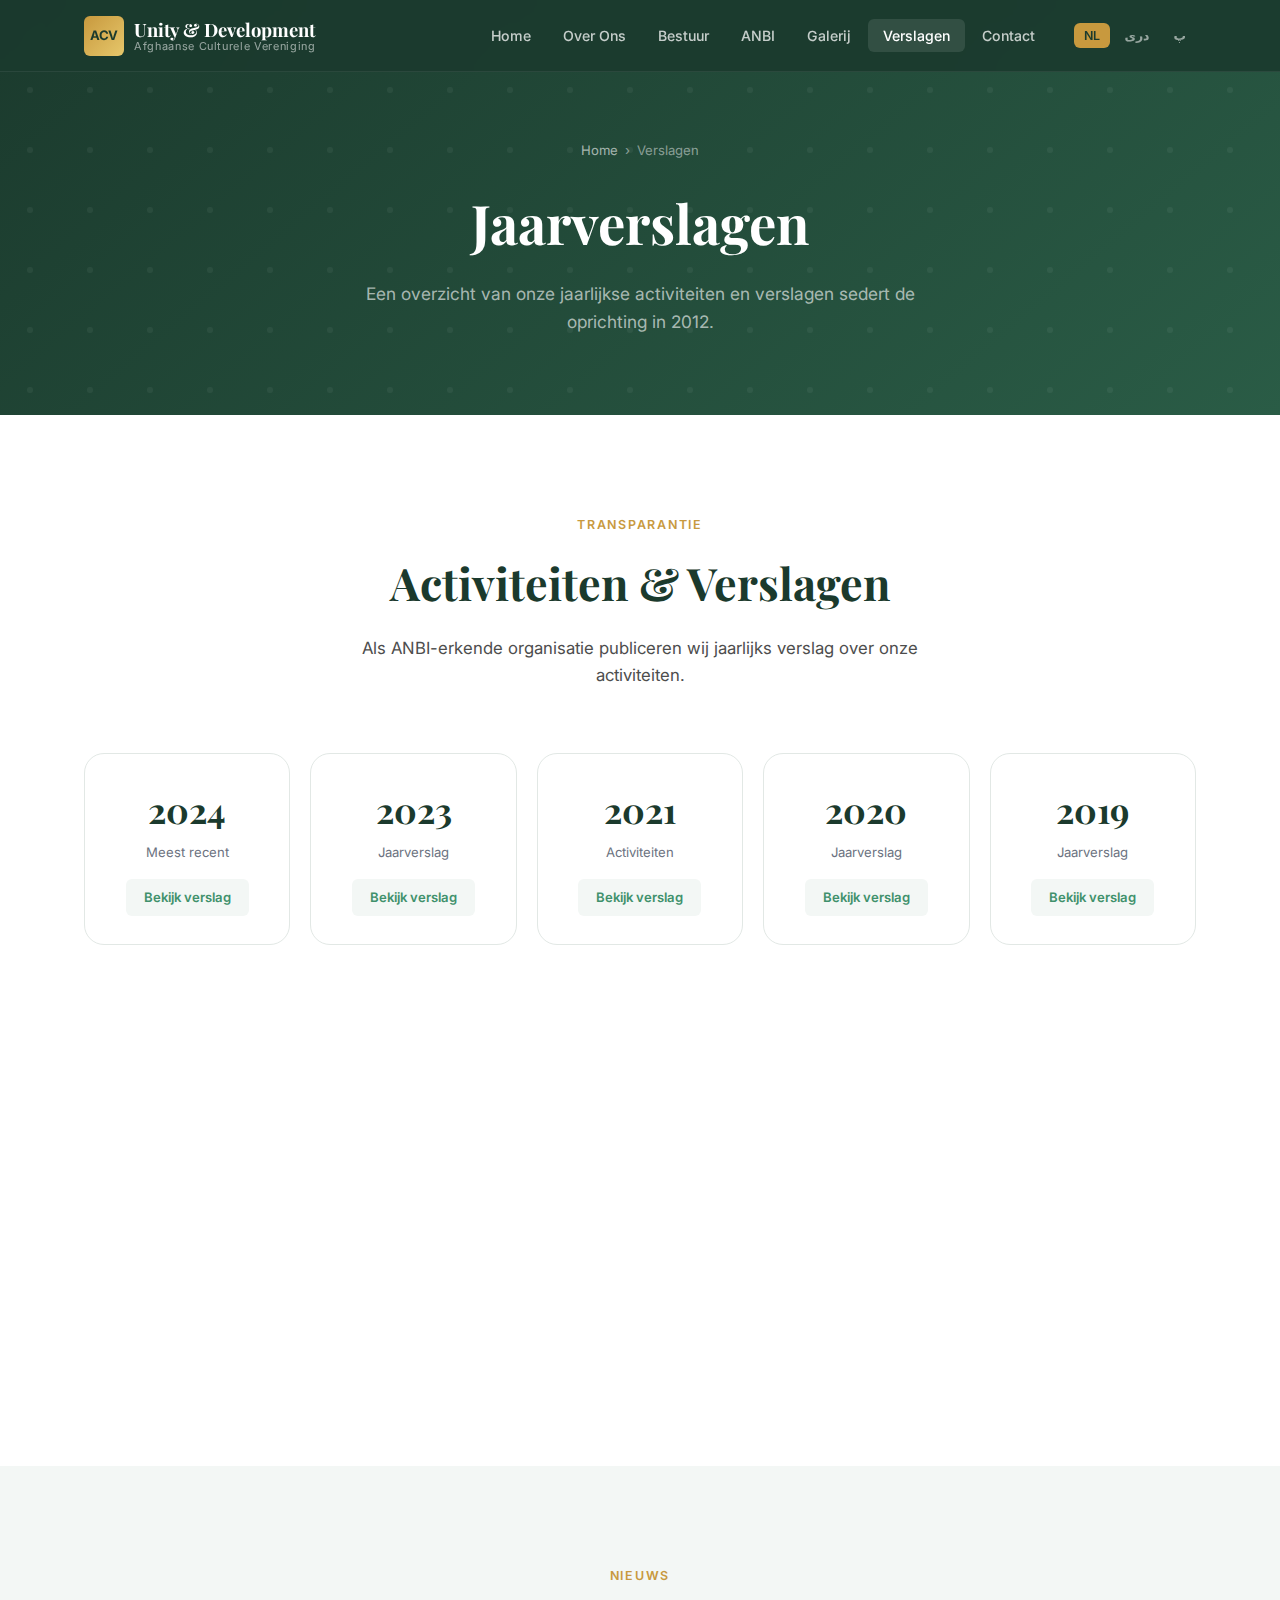
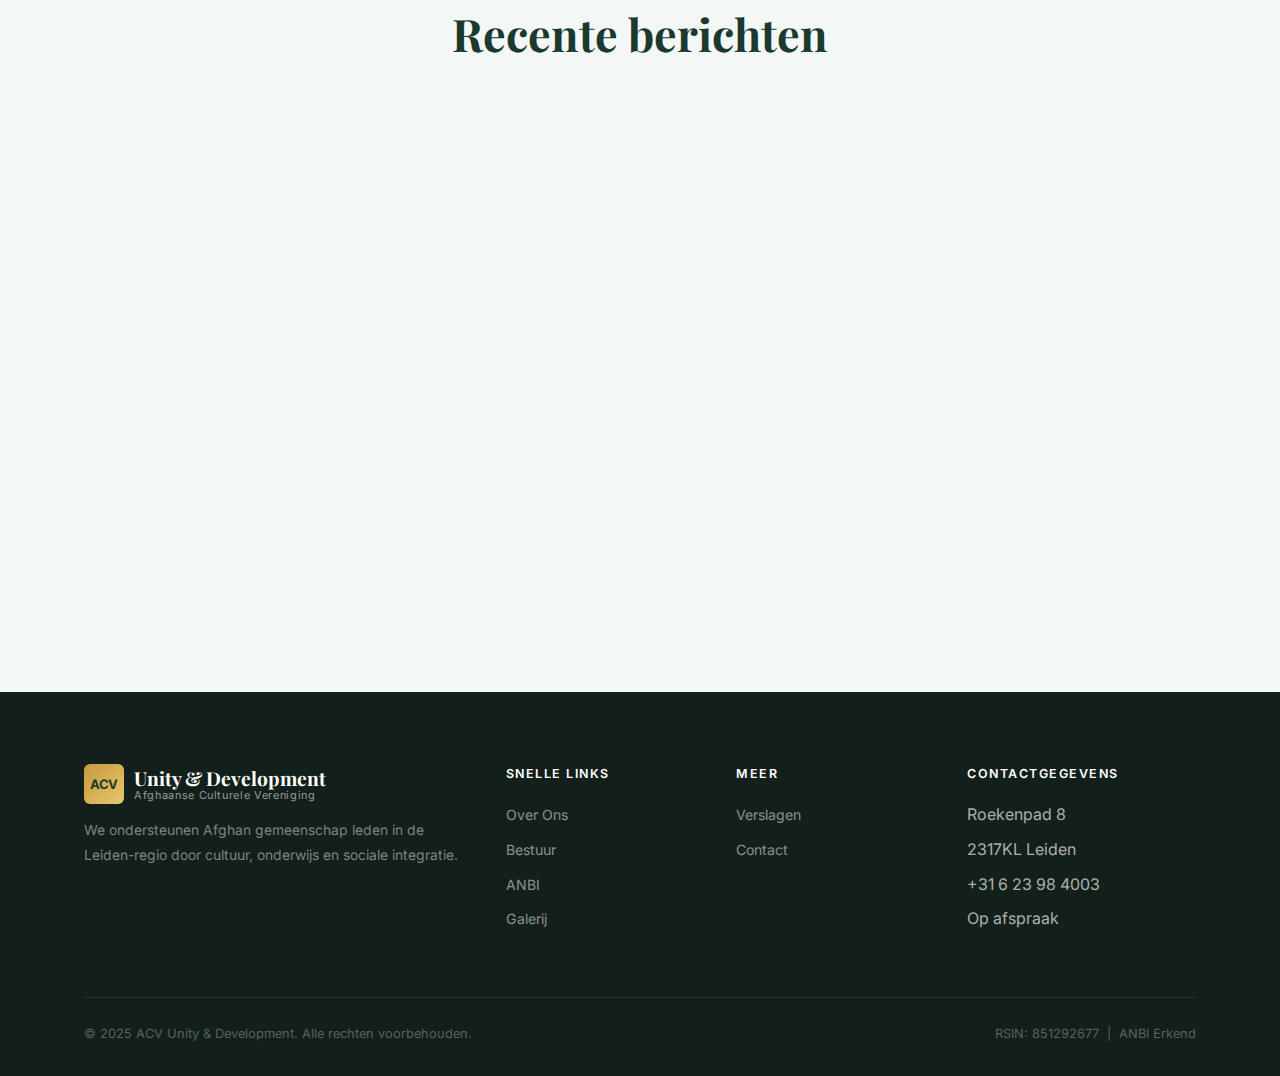
<file: verslagen.html>
<!DOCTYPE html>
<html lang="nl" dir="ltr">
<head>
  <meta charset="UTF-8">
  <meta name="viewport" content="width=device-width, initial-scale=1.0">
  <meta name="description" content="Jaarverslagen en activiteitsverslagen van ACV Unity &amp; Development van 2012 tot 2024.">
  <title>Verslagen | ACV Unity &amp; Development</title>
  <link rel="preconnect" href="https://fonts.googleapis.com">
  <link rel="preconnect" href="https://fonts.gstatic.com" crossorigin>
  <link href="https://fonts.googleapis.com/css2?family=Inter:wght@300;400;500;600;700&family=Playfair+Display:ital,wght@0,600;0,700;1,600&display=swap" rel="stylesheet">
  <link rel="stylesheet" href="css/style.css">
</head>
<body>

<!-- NAVBAR -->
<nav class="navbar" id="navbar">
  <div class="nav-inner">
    <a href="index.html" class="logo"><div class="logo-icon">ACV</div><div class="logo-text">Unity &amp; Development<span>Afghaanse Culturele Vereniging</span></div></a>
    <button class="nav-toggle" id="navToggle" aria-label="Open navigatie"><span></span><span></span><span></span></button>
    <div class="nav-menu" id="navMenu">
      <ul class="nav-links">
        <li><a href="index.html">Home</a></li><li><a href="over.html">Over Ons</a></li><li><a href="bestuur.html">Bestuur</a></li><li><a href="anbi.html">ANBI</a></li><li><a href="galerij.html">Galerij</a></li><li><a href="verslagen.html" class="active">Verslagen</a></li><li><a href="contact.html">Contact</a></li>
      </ul>
      <div class="lang-switcher"><button class="lang-btn active" title="Nederlands">NL</button><button class="lang-btn" title="Dari">دری</button><button class="lang-btn" title="Pashto">پ</button></div>
    </div>
  </div>
</nav>

<!-- PAGE HERO -->
<section class="page-hero">
  <div class="container">
    <p class="breadcrumb"><a href="index.html">Home</a><span class="sep">›</span>Verslagen</p>
    <h1>Jaarverslagen</h1>
    <p>Een overzicht van onze jaarlijkse activiteiten en verslagen sedert de oprichting in 2012.</p>
  </div>
</section>

<!-- REPORTS GRID -->
<section class="section">
  <div class="container">
    <div class="section-header">
      <span class="section-label">Transparantie</span>
      <h2 class="section-title">Activiteiten &amp; Verslagen</h2>
      <p class="section-subtitle">Als ANBI-erkende organisatie publiceren wij jaarlijks verslag over onze activiteiten.</p>
    </div>
    <div class="reports-grid">
      <div class="report-card animate-on-scroll">
        <div class="rpt-year">2024</div>
        <div class="rpt-label">Meest recent</div>
        <a href="#">Bekijk verslag</a>
      </div>
      <div class="report-card animate-on-scroll" style="transition-delay:.06s">
        <div class="rpt-year">2023</div>
        <div class="rpt-label">Jaarverslag</div>
        <a href="#">Bekijk verslag</a>
      </div>
      <div class="report-card animate-on-scroll" style="transition-delay:.12s">
        <div class="rpt-year">2021</div>
        <div class="rpt-label">Activiteiten</div>
        <a href="#">Bekijk verslag</a>
      </div>
      <div class="report-card animate-on-scroll" style="transition-delay:.18s">
        <div class="rpt-year">2020</div>
        <div class="rpt-label">Jaarverslag</div>
        <a href="#">Bekijk verslag</a>
      </div>
      <div class="report-card animate-on-scroll" style="transition-delay:.24s">
        <div class="rpt-year">2019</div>
        <div class="rpt-label">Jaarverslag</div>
        <a href="#">Bekijk verslag</a>
      </div>
      <div class="report-card animate-on-scroll" style="transition-delay:.30s">
        <div class="rpt-year">2018</div>
        <div class="rpt-label">Jaarverslag</div>
        <a href="#">Bekijk verslag</a>
      </div>
      <div class="report-card animate-on-scroll" style="transition-delay:.36s">
        <div class="rpt-year">2017</div>
        <div class="rpt-label">Jaarverslag</div>
        <a href="#">Bekijk verslag</a>
      </div>
      <div class="report-card animate-on-scroll" style="transition-delay:.42s">
        <div class="rpt-year">2016</div>
        <div class="rpt-label">Jaarverslag</div>
        <a href="#">Bekijk verslag</a>
      </div>
      <div class="report-card animate-on-scroll" style="transition-delay:.48s">
        <div class="rpt-year">2015</div>
        <div class="rpt-label">Jaarverslag</div>
        <a href="#">Bekijk verslag</a>
      </div>
      <div class="report-card animate-on-scroll" style="transition-delay:.54s">
        <div class="rpt-year">2014</div>
        <div class="rpt-label">Jaarverslag</div>
        <a href="#">Bekijk verslag</a>
      </div>
      <div class="report-card animate-on-scroll" style="transition-delay:.60s">
        <div class="rpt-year">2013</div>
        <div class="rpt-label">Jaarverslag</div>
        <a href="#">Bekijk verslag</a>
      </div>
      <div class="report-card animate-on-scroll" style="transition-delay:.66s">
        <div class="rpt-year">2012</div>
        <div class="rpt-label">Oprichting</div>
        <a href="#">Bekijk verslag</a>
      </div>
    </div>
  </div>
</section>

<!-- RECENT NEWS -->
<section class="section" style="background:var(--clr-bg-alt)">
  <div class="container" style="max-width:780px">
    <div class="section-header">
      <span class="section-label">Nieuws</span>
      <h2 class="section-title">Recente berichten</h2>
    </div>
    <div style="display:flex;flex-direction:column;gap:20px">
      <div class="animate-on-scroll" style="background:#fff;border:1px solid var(--clr-border);border-radius:var(--r-lg);padding:28px 30px;display:flex;gap:24px;align-items:flex-start">
        <div style="flex-shrink:0;background:var(--clr-primary);color:#fff;border-radius:var(--r-md);padding:12px 16px;text-align:center;min-width:60px">
          <div style="font-size:1.4rem;font-weight:700;font-family:var(--font-serif)">04</div>
          <div style="font-size:.72rem;text-transform:uppercase;letter-spacing:.06em;opacity:.7">Apr</div>
        </div>
        <div>
          <h3 style="font-family:var(--font-serif);color:var(--clr-primary);margin-bottom:6px">Jaarverslag 2024</h3>
          <p style="font-size:.92rem;color:var(--clr-text-mid)">Het jaarverslag voor 2024 is nu beschikbaar. Hierin lezen u over alle activiteiten en prestaties van ACV in het afgelopen jaar.</p>
        </div>
      </div>
      <div class="animate-on-scroll" style="background:#fff;border:1px solid var(--clr-border);border-radius:var(--r-lg);padding:28px 30px;display:flex;gap:24px;align-items:flex-start;transition-delay:.1s">
        <div style="flex-shrink:0;background:var(--clr-primary-mid);color:#fff;border-radius:var(--r-md);padding:12px 16px;text-align:center;min-width:60px">
          <div style="font-size:1.4rem;font-weight:700;font-family:var(--font-serif)">07</div>
          <div style="font-size:.72rem;text-transform:uppercase;letter-spacing:.06em;opacity:.7">Mrt</div>
        </div>
        <div>
          <h3 style="font-family:var(--font-serif);color:var(--clr-primary);margin-bottom:6px">Gemeenteraadsverkiezingen</h3>
          <p style="font-size:.92rem;color:var(--clr-text-mid)">Informatie over de gemeenteraadsverkiezingen en hoe Afghan bewoners kunnen deelnemen aan het democratische proces.</p>
        </div>
      </div>
      <div class="animate-on-scroll" style="background:#fff;border:1px solid var(--clr-border);border-radius:var(--r-lg);padding:28px 30px;display:flex;gap:24px;align-items:flex-start;transition-delay:.2s">
        <div style="flex-shrink:0;background:var(--clr-primary-lt);color:#fff;border-radius:var(--r-md);padding:12px 16px;text-align:center;min-width:60px">
          <div style="font-size:1.4rem;font-weight:700;font-family:var(--font-serif)">29</div>
          <div style="font-size:.72rem;text-transform:uppercase;letter-spacing:.06em;opacity:.7">Jul</div>
        </div>
        <div>
          <h3 style="font-family:var(--font-serif);color:var(--clr-primary);margin-bottom:6px">Activiteiten ACV 2021</h3>
          <p style="font-size:.92rem;color:var(--clr-text-mid)">Een overzicht van alle activiteiten die ACV Unity &amp; Development heeft uitgevoerd in het jaar 2021.</p>
        </div>
      </div>
    </div>
  </div>
</section>

<!-- FOOTER -->
<footer class="footer">
  <div class="container">
    <div class="footer-grid">
      <div class="footer-brand"><div class="logo"><div class="logo-icon">ACV</div><div class="logo-text">Unity &amp; Development<span>Afghaanse Culturele Vereniging</span></div></div><p>We ondersteunen Afghan gemeenschap leden in de Leiden-regio door cultuur, onderwijs en sociale integratie.</p></div>
      <div><h4>Snelle links</h4><ul><li><a href="over.html">Over Ons</a></li><li><a href="bestuur.html">Bestuur</a></li><li><a href="anbi.html">ANBI</a></li><li><a href="galerij.html">Galerij</a></li></ul></div>
      <div><h4>Meer</h4><ul><li><a href="verslagen.html">Verslagen</a></li><li><a href="contact.html">Contact</a></li></ul></div>
      <div><h4>Contactgegevens</h4><ul><li>Roekenpad 8</li><li>2317KL Leiden</li><li>+31 6 23 98 4003</li><li>Op afspraak</li></ul></div>
    </div>
    <div class="footer-bottom"><span>&copy; 2025 ACV Unity &amp; Development. Alle rechten voorbehouden.</span><span>RSIN: 851292677 &nbsp;|&nbsp; ANBI Erkend</span></div>
  </div>
</footer>

<script src="js/main.js"></script>
</body>
</html>
</file>
<file: css/style.css>
/* ============================================================
   ACV Unity & Development – Modern Website
   ============================================================ */

@import url('https://fonts.googleapis.com/css2?family=Inter:wght@300;400;500;600;700&family=Playfair+Display:ital,wght@0,600;0,700;1,600&display=swap');

/* ── Variables ─────────────────────────────────────────────── */
:root {
  --clr-primary:     #1B3A2D;
  --clr-primary-mid: #2A5C46;
  --clr-primary-lt:  #40916C;
  --clr-accent:      #C8993E;
  --clr-accent-lt:   #E6C76B;
  --clr-bg:          #FFFFFF;
  --clr-bg-alt:      #F3F7F5;
  --clr-bg-dark:     #131F1A;
  --clr-text:        #1A1A1A;
  --clr-text-mid:    #4D4D4D;
  --clr-text-lt:     #6B7280;
  --clr-white:       #FFFFFF;
  --clr-border:      #E2E8E5;

  --font-sans:  'Inter', system-ui, -apple-system, sans-serif;
  --font-serif: 'Playfair Display', Georgia, serif;

  --r-sm: 6px;  --r-md: 12px;  --r-lg: 20px;  --r-xl: 32px;
  --shadow-sm: 0 1px 3px rgba(0,0,0,.08);
  --shadow-md: 0 4px 14px rgba(0,0,0,.10);
  --shadow-lg: 0 8px 32px rgba(0,0,0,.15);
  --shadow-xl: 0 16px 48px rgba(0,0,0,.18);
  --ease: cubic-bezier(.4,0,.2,1);
  --dur: .3s;
  --max-w: 1160px;
  --nav-h: 72px;
}

/* ── Reset ─────────────────────────────────────────────────── */
*, *::before, *::after { box-sizing: border-box; margin: 0; padding: 0; }
html { scroll-behavior: smooth; }
body {
  font-family: var(--font-sans);
  font-size: 16px;
  color: var(--clr-text);
  background: var(--clr-bg);
  line-height: 1.6;
  -webkit-font-smoothing: antialiased;
  overflow-x: hidden;
}
img { max-width: 100%; height: auto; display: block; }
a { color: inherit; text-decoration: none; }
ul, ol { list-style: none; }
button { border: none; background: none; cursor: pointer; font-family: inherit; }

/* ── Helpers ───────────────────────────────────────────────── */
.container { max-width: var(--max-w); margin: 0 auto; padding: 0 24px; }
.section  { padding: 96px 0; }
.section-header { text-align: center; margin-bottom: 64px; }
.section-label {
  display: inline-block;
  font-size: .78rem;
  font-weight: 600;
  letter-spacing: .14em;
  text-transform: uppercase;
  color: var(--clr-accent);
  margin-bottom: 12px;
}
.section-title {
  font-family: var(--font-serif);
  font-size: clamp(1.8rem, 4vw, 2.8rem);
  color: var(--clr-primary);
  margin-bottom: 16px;
}
.section-subtitle {
  font-size: 1.05rem;
  color: var(--clr-text-mid);
  max-width: 640px;
  margin: 0 auto;
}

/* ── Scroll-reveal ─────────────────────────────────────────── */
.animate-on-scroll {
  opacity: 0;
  transform: translateY(28px);
  transition: opacity .6s var(--ease), transform .6s var(--ease);
}
.animate-on-scroll.visible {
  opacity: 1;
  transform: none;
}

/* ── Buttons ───────────────────────────────────────────────── */
.btn {
  display: inline-flex;
  align-items: center;
  gap: 8px;
  padding: 14px 32px;
  border-radius: var(--r-md);
  font-size: .95rem;
  font-weight: 600;
  transition: all var(--dur) var(--ease);
  cursor: pointer;
}
.btn-primary {
  background: var(--clr-accent);
  color: var(--clr-primary);
}
.btn-primary:hover {
  background: var(--clr-accent-lt);
  transform: translateY(-2px);
  box-shadow: var(--shadow-md);
}
.btn-outline {
  border: 2px solid var(--clr-primary);
  color: var(--clr-primary);
}
.btn-outline:hover {
  background: var(--clr-primary);
  color: var(--clr-white);
}

/* ============================================================
   NAVBAR
   ============================================================ */
.navbar {
  position: fixed;
  top: 0; left: 0; right: 0;
  z-index: 1000;
  height: var(--nav-h);
  background: rgba(27,58,45,.90);
  backdrop-filter: blur(14px);
  -webkit-backdrop-filter: blur(14px);
  border-bottom: 1px solid rgba(255,255,255,.07);
  transition: background var(--dur) var(--ease), box-shadow var(--dur) var(--ease);
}
.navbar.scrolled {
  background: rgba(27,58,45,.97);
  box-shadow: var(--shadow-md);
}
.nav-inner {
  max-width: var(--max-w);
  margin: 0 auto;
  padding: 0 24px;
  height: 100%;
  display: flex;
  align-items: center;
  justify-content: space-between;
  gap: 24px;
}

/* logo */
.logo { display: flex; align-items: center; gap: 10px; flex-shrink: 0; }
.logo-icon {
  width: 40px; height: 40px;
  background: linear-gradient(135deg, var(--clr-accent), var(--clr-accent-lt));
  border-radius: var(--r-sm);
  display: flex; align-items: center; justify-content: center;
  font-weight: 700; font-size: .82rem;
  color: var(--clr-primary);
  letter-spacing: -.5px;
}
.logo-text {
  font-family: var(--font-serif);
  font-size: 1.15rem;
  font-weight: 700;
  color: var(--clr-white);
  line-height: 1.15;
}
.logo-text span {
  display: block;
  font-size: .68rem;
  font-weight: 400;
  font-family: var(--font-sans);
  color: rgba(255,255,255,.55);
  letter-spacing: .06em;
}

/* nav-menu wrapper (flex row desktop, column overlay mobile) */
.nav-menu { display: flex; align-items: center; gap: 24px; }
.nav-links { display: flex; align-items: center; gap: 2px; }
.nav-links a {
  padding: 8px 15px;
  border-radius: var(--r-sm);
  font-size: .88rem;
  font-weight: 500;
  color: rgba(255,255,255,.75);
  transition: all var(--dur) var(--ease);
}
.nav-links a:hover,
.nav-links a.active {
  color: var(--clr-white);
  background: rgba(255,255,255,.1);
}

/* lang */
.lang-switcher { display: flex; gap: 4px; flex-shrink: 0; }
.lang-btn {
  padding: 5px 10px;
  border-radius: var(--r-sm);
  font-size: .78rem;
  font-weight: 600;
  color: rgba(255,255,255,.55);
  transition: all var(--dur) var(--ease);
}
.lang-btn:hover            { color: #fff; background: rgba(255,255,255,.1); }
.lang-btn.active           { color: var(--clr-primary); background: var(--clr-accent); }

/* mobile toggle */
.nav-toggle {
  display: none;
  flex-direction: column;
  gap: 5px;
  padding: 8px;
  z-index: 1001;
}
.nav-toggle span {
  display: block; width: 24px; height: 2px;
  background: var(--clr-white);
  border-radius: 2px;
  transition: all var(--dur) var(--ease);
}
.nav-toggle.active span:nth-child(1) { transform: translate(0,7px) rotate(45deg); }
.nav-toggle.active span:nth-child(2) { opacity: 0; }
.nav-toggle.active span:nth-child(3) { transform: translate(0,-7px) rotate(-45deg); }

/* ============================================================
   HERO
   ============================================================ */
.hero {
  position: relative;
  min-height: 100vh;
  display: flex; align-items: center; justify-content: center;
  overflow: hidden;
  background: var(--clr-bg-dark);
}
.hero-bg {
  position: absolute; inset: 0;
  background: linear-gradient(140deg, var(--clr-primary) 0%, var(--clr-bg-dark) 65%);
}
/* subtle repeating pattern overlay */
.hero-bg::after {
  content: '';
  position: absolute; inset: 0;
  background-image: url("data:image/svg+xml,%3Csvg width='80' height='80' viewBox='0 0 80 80' xmlns='http://www.w3.org/2000/svg'%3E%3Cg fill='%23ffffff' fill-opacity='0.03' fill-rule='evenodd'%3E%3Cpath d='M0 0h40v40H0V0zm40 40h40v40H40V40z'/%3E%3C/g%3E%3C/svg%3E");
}

/* decorative circles */
.hero-deco {
  position: absolute; border-radius: 50%;
  background: var(--clr-white); opacity: .055;
}
.hero-deco-1 { width: 520px; height: 520px; top: -160px; right: -120px; }
.hero-deco-2 { width: 320px; height: 320px; bottom: -90px; left: -70px; }
.hero-deco-3 { width: 200px; height: 200px; top: 42%; left: 12%; opacity: .035; }

.hero-content {
  position: relative; z-index: 2;
  text-align: center;
  padding: 0 24px;
  max-width: 860px;
}
.hero-arabic {
  font-size: 1rem;
  color: rgba(255,255,255,.50);
  letter-spacing: .08em;
  margin-bottom: 24px;
}
.hero-title {
  font-family: var(--font-serif);
  font-size: clamp(3rem, 8vw, 5.4rem);
  color: var(--clr-white);
  line-height: 1.05;
  margin-bottom: 20px;
  font-weight: 700;
}
.hero-title em {
  font-style: italic;
  color: var(--clr-accent-lt);
}
.hero-divider {
  width: 56px; height: 3px;
  background: var(--clr-accent);
  margin: 0 auto 24px;
  border-radius: 2px;
}
.hero-sub {
  font-size: 1.15rem;
  color: rgba(255,255,255,.65);
  margin-bottom: 40px;
  font-weight: 300;
  letter-spacing: .1em;
}
.hero-actions { display: flex; justify-content: center; gap: 16px; flex-wrap: wrap; }

.btn-hero-primary {
  background: var(--clr-accent); color: var(--clr-primary);
  padding: 16px 38px; border-radius: var(--r-md);
  font-size: 1rem; font-weight: 600;
  transition: all var(--dur) var(--ease);
}
.btn-hero-primary:hover {
  background: var(--clr-accent-lt);
  transform: translateY(-2px);
  box-shadow: 0 8px 28px rgba(0,0,0,.28);
}
.btn-hero-outline {
  border: 2px solid rgba(255,255,255,.38);
  color: var(--clr-white);
  padding: 14px 38px; border-radius: var(--r-md);
  font-size: 1rem; font-weight: 500;
  transition: all var(--dur) var(--ease);
}
.btn-hero-outline:hover {
  border-color: var(--clr-white);
  background: rgba(255,255,255,.08);
}

/* scroll indicator */
.hero-scroll {
  position: absolute; bottom: 36px; left: 50%;
  transform: translateX(-50%); z-index: 2;
  display: flex; flex-direction: column; align-items: center; gap: 6px;
  color: rgba(255,255,255,.35);
  font-size: .72rem; letter-spacing: .12em; text-transform: uppercase;
}
.hero-scroll-line {
  width: 1px; height: 36px;
  background: linear-gradient(to bottom, rgba(255,255,255,.4), transparent);
  animation: scrollPulse 2s infinite;
}
@keyframes scrollPulse {
  0%,100% { opacity:1; transform:scaleY(1); }
  50%     { opacity:.3; transform:scaleY(.55); }
}

/* ============================================================
   PILLARS – 3 CARDS
   ============================================================ */
.pillars-grid {
  display: grid;
  grid-template-columns: repeat(3, 1fr);
  gap: 28px;
}
.pillar-card {
  background: var(--clr-bg);
  border: 1px solid var(--clr-border);
  border-radius: var(--r-lg);
  padding: 48px 34px 40px;
  text-align: center;
  position: relative; overflow: hidden;
  transition: transform var(--dur) var(--ease), box-shadow var(--dur) var(--ease), border-color var(--dur);
}
.pillar-card::before {
  content: '';
  position: absolute; top: 0; left: 0; right: 0; height: 4px;
  background: linear-gradient(90deg, var(--clr-primary-lt), var(--clr-accent));
  opacity: 0;
  transition: opacity var(--dur);
}
.pillar-card:hover {
  transform: translateY(-6px);
  box-shadow: var(--shadow-lg);
  border-color: transparent;
}
.pillar-card:hover::before { opacity: 1; }

.pillar-icon {
  width: 72px; height: 72px;
  margin: 0 auto 24px;
  border-radius: var(--r-md);
  background: var(--clr-bg-alt);
  display: flex; align-items: center; justify-content: center;
}
.pillar-icon svg { width: 34px; height: 34px; }
.pillar-card h3 {
  font-family: var(--font-serif);
  font-size: 1.4rem; color: var(--clr-primary);
  margin-bottom: 12px;
}
.pillar-card p { color: var(--clr-text-mid); font-size: .94rem; line-height: 1.75; }

/* ============================================================
   STATS BAR
   ============================================================ */
.stats-bar {
  background: linear-gradient(135deg, var(--clr-primary), var(--clr-primary-mid));
  padding: 60px 0;
}
.stats-grid {
  display: grid;
  grid-template-columns: repeat(4,1fr);
  gap: 24px; text-align: center;
}
.stat-number {
  display: block;
  font-family: var(--font-serif);
  font-size: 2.8rem; font-weight: 700;
  color: var(--clr-accent-lt);
  line-height: 1; margin-bottom: 8px;
}
.stat-label {
  display: block;
  font-size: .87rem;
  color: rgba(255,255,255,.68);
  font-weight: 500; letter-spacing: .04em;
}

/* ============================================================
   ABOUT PREVIEW – 2-col
   ============================================================ */
.about-grid {
  display: grid;
  grid-template-columns: 1fr 1fr;
  gap: 64px; align-items: center;
}
.about-text p {
  color: var(--clr-text-mid);
  margin-bottom: 18px;
  font-size: .97rem; line-height: 1.85;
}
.about-text .btn { margin-top: 8px; }

.about-visual { position: relative; }
.about-img-wrap {
  width: 100%;
  aspect-ratio: 4 / 5;
  background: linear-gradient(145deg, var(--clr-primary-mid), var(--clr-primary));
  border-radius: var(--r-xl);
  display: flex; align-items: center; justify-content: center;
  position: relative; overflow: hidden;
}
.about-img-wrap::after {
  content: '';
  position: absolute; inset: 0;
  background-image: url("data:image/svg+xml,%3Csvg width='60' height='60' viewBox='0 0 60 60' xmlns='http://www.w3.org/2000/svg'%3E%3Cg fill='%23ffffff' fill-opacity='0.04'%3E%3Ccircle cx='30' cy='30' r='4'/%3E%3C/g%3E%3C/svg%3E");
}
.about-img-wrap svg { width: 80px; height: 80px; position: relative; z-index: 1; }

.about-badge {
  position: absolute;
  bottom: -18px; left: -18px;
  background: var(--clr-accent);
  border-radius: var(--r-md);
  padding: 16px 22px;
  text-align: center;
  box-shadow: var(--shadow-lg);
  z-index: 2;
}
.about-badge-year {
  display: block;
  font-family: var(--font-serif);
  font-size: 2rem; font-weight: 700;
  color: var(--clr-primary);
}
.about-badge-text {
  display: block;
  font-size: .73rem; font-weight: 600;
  color: var(--clr-primary);
  text-transform: uppercase; letter-spacing: .1em;
}

/* ============================================================
   10 REASONS
   ============================================================ */
.reasons-section { background: var(--clr-bg-alt); }
.reasons-grid {
  display: grid;
  grid-template-columns: repeat(2,1fr);
  gap: 14px;
  max-width: 920px; margin: 0 auto;
}
.reason-item {
  background: var(--clr-bg);
  border: 1px solid var(--clr-border);
  border-radius: var(--r-md);
  transition: box-shadow var(--dur), border-color var(--dur);
}
.reason-item:hover { box-shadow: var(--shadow-md); border-color: var(--clr-primary-lt); }

.reason-header {
  display: flex; align-items: center; gap: 16px;
  padding: 18px 22px;
}
.reason-num {
  flex-shrink: 0;
  width: 36px; height: 36px;
  border-radius: 50%;
  background: linear-gradient(135deg, var(--clr-primary-lt), var(--clr-primary-mid));
  color: var(--clr-white);
  display: flex; align-items: center; justify-content: center;
  font-weight: 700; font-size: .87rem;
}
.reason-text { font-size: .93rem; font-weight: 500; color: var(--clr-text); }

/* ============================================================
   BOARD CARDS
   ============================================================ */
.board-grid {
  display: grid;
  grid-template-columns: repeat(auto-fit, minmax(200px, 1fr));
  gap: 24px;
  max-width: 960px; margin: 0 auto;
}
.board-card {
  background: var(--clr-bg);
  border: 1px solid var(--clr-border);
  border-radius: var(--r-lg);
  overflow: hidden; text-align: center;
  transition: transform var(--dur), box-shadow var(--dur);
}
.board-card:hover { transform: translateY(-4px); box-shadow: var(--shadow-lg); }

.board-photo {
  width: 100%; aspect-ratio: 1;
  background: linear-gradient(145deg, #e8efe9, var(--clr-border));
  display: flex; align-items: center; justify-content: center;
}
.board-avatar {
  width: 76px; height: 76px; border-radius: 50%;
  background: var(--clr-primary-lt);
  display: flex; align-items: center; justify-content: center;
}
.board-avatar svg { width: 38px; height: 38px; fill: rgba(255,255,255,.85); }

.board-info { padding: 18px 14px; }
.board-info h3 {
  font-family: var(--font-serif);
  font-size: 1.05rem; color: var(--clr-primary); margin-bottom: 4px;
}
.board-role {
  font-size: .8rem; font-weight: 600;
  color: var(--clr-accent); text-transform: uppercase; letter-spacing: .07em;
}

/* ============================================================
   GALLERY GRID
   ============================================================ */
.gallery-grid {
  display: grid;
  grid-template-columns: repeat(4,1fr);
  gap: 14px;
}
.gallery-item {
  border-radius: var(--r-md);
  overflow: hidden; position: relative;
  aspect-ratio: 1; cursor: pointer;
}
.gallery-placeholder {
  width: 100%; height: 100%;
  transition: transform .5s var(--ease);
}
.gallery-item:hover .gallery-placeholder { transform: scale(1.07); }

.gallery-overlay {
  position: absolute; inset: 0;
  background: linear-gradient(to top, rgba(19,31,26,.75) 0%, transparent 55%);
  opacity: 0; transition: opacity var(--dur);
  display: flex; align-items: flex-end; padding: 18px;
}
.gallery-item:hover .gallery-overlay { opacity: 1; }
.gallery-label { color: #fff; font-size: .87rem; font-weight: 500; }

/* filter tabs */
.gallery-filters {
  display: flex; justify-content: center; gap: 10px;
  margin-bottom: 36px; flex-wrap: wrap;
}
.gallery-filter {
  padding: 8px 20px; border-radius: 30px;
  font-size: .87rem; font-weight: 600;
  border: 2px solid var(--clr-border);
  color: var(--clr-text-mid);
  transition: all var(--dur);
}
.gallery-filter:hover,
.gallery-filter.active {
  border-color: var(--clr-primary-lt);
  background: var(--clr-primary-lt);
  color: #fff;
}

/* ============================================================
   TIMELINE – REPORTS
   ============================================================ */
.timeline { position: relative; max-width: 720px; margin: 0 auto; }
.timeline::before {
  content: '';
  position: absolute; left: 50%; transform: translateX(-50%);
  top: 0; bottom: 0; width: 3px;
  background: linear-gradient(to bottom, var(--clr-primary-lt), var(--clr-border));
  border-radius: 2px;
}
.timeline-item {
  display: flex; justify-content: flex-end;
  padding-right: calc(50% + 24px);
  margin-bottom: 28px; position: relative;
}
.timeline-item:nth-child(even) {
  justify-content: flex-start;
  padding-right: 0; padding-left: calc(50% + 24px);
}
.timeline-dot {
  position: absolute; left: 50%; transform: translateX(-50%);
  top: 18px;
  width: 16px; height: 16px; border-radius: 50%;
  background: var(--clr-accent);
  border: 3px solid var(--clr-white);
  box-shadow: var(--shadow-sm); z-index: 1;
}
.timeline-card {
  background: var(--clr-bg);
  border: 1px solid var(--clr-border);
  border-radius: var(--r-md);
  padding: 18px 22px;
  max-width: 300px;
  transition: box-shadow var(--dur), border-color var(--dur);
}
.timeline-card:hover { box-shadow: var(--shadow-md); border-color: var(--clr-primary-lt); }
.timeline-card .tl-year {
  font-family: var(--font-serif); font-size: 1.25rem;
  color: var(--clr-primary); font-weight: 700;
}
.timeline-card .tl-label { font-size: .87rem; color: var(--clr-text-mid); margin-top: 2px; }
.timeline-card a {
  display: inline-block; margin-top: 8px;
  font-size: .82rem; font-weight: 600;
  color: var(--clr-primary-lt);
}
.timeline-card a:hover { color: var(--clr-accent); }

/* reports grid (alternative layout for verslagen page) */
.reports-grid {
  display: grid;
  grid-template-columns: repeat(auto-fill, minmax(200px, 1fr));
  gap: 20px;
}
.report-card {
  background: var(--clr-bg);
  border: 1px solid var(--clr-border);
  border-radius: var(--r-lg);
  padding: 28px 20px;
  text-align: center;
  transition: transform var(--dur), box-shadow var(--dur);
}
.report-card:hover { transform: translateY(-4px); box-shadow: var(--shadow-md); }
.report-card .rpt-year {
  font-family: var(--font-serif); font-size: 2.2rem; font-weight: 700;
  color: var(--clr-primary);
}
.report-card .rpt-label { font-size: .82rem; color: var(--clr-text-lt); margin: 4px 0 16px; }
.report-card a {
  display: inline-block;
  padding: 8px 18px; border-radius: var(--r-sm);
  font-size: .82rem; font-weight: 600;
  background: var(--clr-bg-alt); color: var(--clr-primary-lt);
  transition: all var(--dur);
}
.report-card a:hover { background: var(--clr-primary-lt); color: #fff; }

/* ============================================================
   CTA BANNER
   ============================================================ */
.cta-wrap { padding: 0 0 96px; }
.cta-banner {
  background: linear-gradient(135deg, var(--clr-primary), var(--clr-primary-mid));
  border-radius: var(--r-xl);
  padding: 72px 40px;
  text-align: center;
  position: relative; overflow: hidden;
}
.cta-banner::before {
  content: '';
  position: absolute; inset: 0;
  background-image: url("data:image/svg+xml,%3Csvg width='80' height='80' viewBox='0 0 80 80' xmlns='http://www.w3.org/2000/svg'%3E%3Cg fill='%23ffffff' fill-opacity='0.04'%3E%3Ccircle cx='40' cy='40' r='6'/%3E%3C/g%3E%3C/svg%3E");
}
.cta-banner h2 {
  font-family: var(--font-serif);
  font-size: clamp(1.8rem,3.5vw,2.5rem);
  color: var(--clr-white); margin-bottom: 14px;
  position: relative;
}
.cta-banner p {
  color: rgba(255,255,255,.68);
  font-size: 1.05rem;
  max-width: 540px; margin: 0 auto 32px;
  position: relative;
}
.btn-cta {
  background: var(--clr-accent); color: var(--clr-primary);
  padding: 16px 42px; border-radius: var(--r-md);
  font-size: 1rem; font-weight: 600;
  transition: all var(--dur);
  position: relative;
}
.btn-cta:hover {
  background: var(--clr-accent-lt);
  transform: translateY(-2px);
  box-shadow: 0 8px 28px rgba(0,0,0,.30);
}

/* ============================================================
   CONTACT
   ============================================================ */
.contact-grid {
  display: grid;
  grid-template-columns: 1fr 1fr;
  gap: 64px; align-items: start;
}
.contact-info h3 {
  font-family: var(--font-serif);
  font-size: 1.55rem; color: var(--clr-primary); margin-bottom: 28px;
}
.contact-item {
  display: flex; gap: 16px; margin-bottom: 24px; align-items: flex-start;
}
.contact-icon {
  flex-shrink: 0;
  width: 44px; height: 44px;
  background: var(--clr-bg-alt);
  border-radius: var(--r-md);
  display: flex; align-items: center; justify-content: center;
}
.contact-icon svg { width: 20px; height: 20px; color: var(--clr-primary-lt); }
.contact-detail strong {
  display: block; font-size: .82rem; font-weight: 600;
  color: var(--clr-text-lt); text-transform: uppercase;
  letter-spacing: .07em; margin-bottom: 2px;
}
.contact-detail span { font-size: .95rem; }
.contact-detail a { color: var(--clr-primary-lt); }
.contact-detail a:hover { color: var(--clr-accent); }

.contact-map {
  border-radius: var(--r-lg);
  overflow: hidden;
  border: 1px solid var(--clr-border);
  height: 400px;
}
.contact-map iframe { width: 100%; height: 100%; border: 0; }

/* contact form */
.contact-form-wrap { margin-top: 40px; }
.form-row { display: grid; grid-template-columns: 1fr 1fr; gap: 18px; }
.form-group { margin-bottom: 18px; }
.form-group label {
  display: block; font-size: .84rem; font-weight: 600;
  color: var(--clr-text); margin-bottom: 7px; letter-spacing: .02em;
}
.form-group input,
.form-group textarea {
  width: 100%; padding: 13px 16px;
  border: 2px solid var(--clr-border);
  border-radius: var(--r-md);
  font-size: .94rem; font-family: var(--font-sans);
  color: var(--clr-text); background: var(--clr-bg);
  transition: border-color var(--dur), box-shadow var(--dur);
  outline: none;
}
.form-group input:focus,
.form-group textarea:focus {
  border-color: var(--clr-primary-lt);
  box-shadow: 0 0 0 3px rgba(64,145,108,.18);
}
.form-group input::placeholder,
.form-group textarea::placeholder { color: var(--clr-text-lt); }
.form-group textarea { resize: vertical; min-height: 120px; }

/* ============================================================
   PAGE HERO (inner pages)
   ============================================================ */
.page-hero {
  padding: 140px 0 80px;
  background: linear-gradient(140deg, var(--clr-primary), var(--clr-primary-mid));
  text-align: center; position: relative; overflow: hidden;
}
.page-hero::before {
  content: '';
  position: absolute; inset: 0;
  background-image: url("data:image/svg+xml,%3Csvg width='60' height='60' viewBox='0 0 60 60' xmlns='http://www.w3.org/2000/svg'%3E%3Cg fill='%23ffffff' fill-opacity='0.05'%3E%3Ccircle cx='30' cy='30' r='3'/%3E%3C/g%3E%3C/svg%3E");
}
.page-hero .breadcrumb {
  position: relative; font-size: .82rem;
  color: rgba(255,255,255,.48); margin-bottom: 18px;
}
.page-hero .breadcrumb a { color: rgba(255,255,255,.6); transition: color var(--dur); }
.page-hero .breadcrumb a:hover { color: var(--clr-accent-lt); }
.page-hero .breadcrumb .sep { margin: 0 7px; }
.page-hero h1 {
  font-family: var(--font-serif);
  font-size: clamp(2.2rem,5vw,3.4rem);
  color: var(--clr-white); position: relative; margin-bottom: 14px;
}
.page-hero p {
  color: rgba(255,255,255,.62);
  font-size: 1.08rem; max-width: 580px;
  margin: 0 auto; position: relative;
}

/* ============================================================
   ANBI INFO TABLE
   ============================================================ */
.anbi-badge-wrap {
  display: flex; justify-content: center; margin-bottom: 56px;
}
.anbi-badge {
  background: linear-gradient(135deg, var(--clr-primary), var(--clr-primary-mid));
  border-radius: var(--r-lg);
  padding: 36px 56px;
  text-align: center;
  box-shadow: var(--shadow-lg);
}
.anbi-badge .anbi-icon { font-size: 2.8rem; margin-bottom: 10px; }
.anbi-badge h3 { color: #fff; font-family: var(--font-serif); font-size: 1.6rem; margin-bottom: 4px; }
.anbi-badge p { color: rgba(255,255,255,.6); font-size: .9rem; }

.anbi-table { width: 100%; border-collapse: collapse; margin: 28px 0; }
.anbi-table tr { border-bottom: 1px solid var(--clr-border); }
.anbi-table td { padding: 15px 20px; font-size: .94rem; }
.anbi-table td:first-child {
  font-weight: 600; color: var(--clr-primary);
  background: var(--clr-bg-alt); width: 220px;
}

/* ============================================================
   FOOTER
   ============================================================ */
.footer {
  background: var(--clr-bg-dark);
  color: rgba(255,255,255,.65);
  padding: 72px 0 32px;
}
.footer-grid {
  display: grid;
  grid-template-columns: 2fr 1fr 1fr 1.2fr;
  gap: 40px; margin-bottom: 56px;
}
.footer-brand .logo-text { font-size: 1.2rem; color: #fff; }
.footer-brand p {
  font-size: .87rem; line-height: 1.75;
  margin-top: 14px; color: rgba(255,255,255,.45);
}
.footer h4 {
  font-family: var(--font-sans); font-size: .78rem;
  text-transform: uppercase; letter-spacing: .12em;
  color: #fff; margin-bottom: 18px; font-weight: 600;
}
.footer ul li { margin-bottom: 9px; }
.footer ul a {
  font-size: .88rem; color: rgba(255,255,255,.50);
  transition: color var(--dur);
}
.footer ul a:hover { color: var(--clr-accent-lt); }

.footer-bottom {
  border-top: 1px solid rgba(255,255,255,.09);
  padding-top: 26px;
  display: flex; justify-content: space-between; align-items: center;
  font-size: .8rem; color: rgba(255,255,255,.3);
  flex-wrap: wrap; gap: 12px;
}
.footer-social { display: flex; gap: 10px; }
.footer-social a {
  width: 36px; height: 36px; border-radius: 50%;
  background: rgba(255,255,255,.07);
  display: flex; align-items: center; justify-content: center;
  color: rgba(255,255,255,.55);
  transition: all var(--dur);
}
.footer-social a:hover { background: var(--clr-accent); color: var(--clr-primary); }
.footer-social svg { width: 16px; height: 16px; }

/* ============================================================
   RESPONSIVE
   ============================================================ */
@media (max-width: 1024px) {
  .pillars-grid { gap: 18px; }
  .footer-grid { grid-template-columns: 1fr 1fr; }
}

@media (max-width: 768px) {
  :root { --nav-h: 60px; }
  .section { padding: 64px 0; }
  .section-header { margin-bottom: 44px; }

  /* mobile nav */
  .nav-toggle { display: flex; }
  .nav-menu {
    position: fixed;
    top: var(--nav-h); left: 0; right: 0; bottom: 0;
    background: var(--clr-primary);
    flex-direction: column;
    justify-content: flex-start;
    align-items: flex-start;
    padding: 28px 24px;
    gap: 6px;
    opacity: 0; pointer-events: none;
    transform: translateY(-16px);
    transition: all .3s var(--ease);
  }
  .nav-menu.open { opacity: 1; pointer-events: auto; transform: none; }
  .nav-links { flex-direction: column; width: 100%; gap: 2px; }
  .nav-links a { padding: 12px 16px; font-size: .96rem; }
  .lang-switcher { margin-top: 18px; padding-top: 18px; border-top: 1px solid rgba(255,255,255,.1); width: 100%; }

  /* layout */
  .pillars-grid { grid-template-columns: 1fr; max-width: 460px; margin: 0 auto; }
  .stats-grid { grid-template-columns: repeat(2,1fr); }
  .about-grid { grid-template-columns: 1fr; gap: 40px; }
  .about-visual { max-width: 380px; margin: 0 auto; }
  .reasons-grid { grid-template-columns: 1fr; max-width: 520px; margin: 0 auto; }
  .gallery-grid { grid-template-columns: repeat(2,1fr); }
  .contact-grid { grid-template-columns: 1fr; gap: 40px; }
  .form-row { grid-template-columns: 1fr; }

  /* timeline mobile */
  .timeline::before { left: 18px; transform: none; }
  .timeline-item,
  .timeline-item:nth-child(even) {
    justify-content: flex-start;
    padding-left: 50px; padding-right: 0;
  }
  .timeline-dot { left: 18px; transform: none; }
  .timeline-card { max-width: 100%; }
}

@media (max-width: 480px) {
  .hero-title { font-size: clamp(2.4rem, 10vw, 3rem); }
  .stats-grid { gap: 18px; }
  .board-grid { grid-template-columns: repeat(2,1fr); gap: 14px; }
  .gallery-grid { gap: 10px; }
  .cta-banner { padding: 48px 24px; }
  .footer-grid { grid-template-columns: 1fr; gap: 28px; }
  .anbi-table td:first-child { width: auto; font-size: .85rem; }
  .reports-grid { grid-template-columns: repeat(2,1fr); gap: 12px; }
}
</file>
